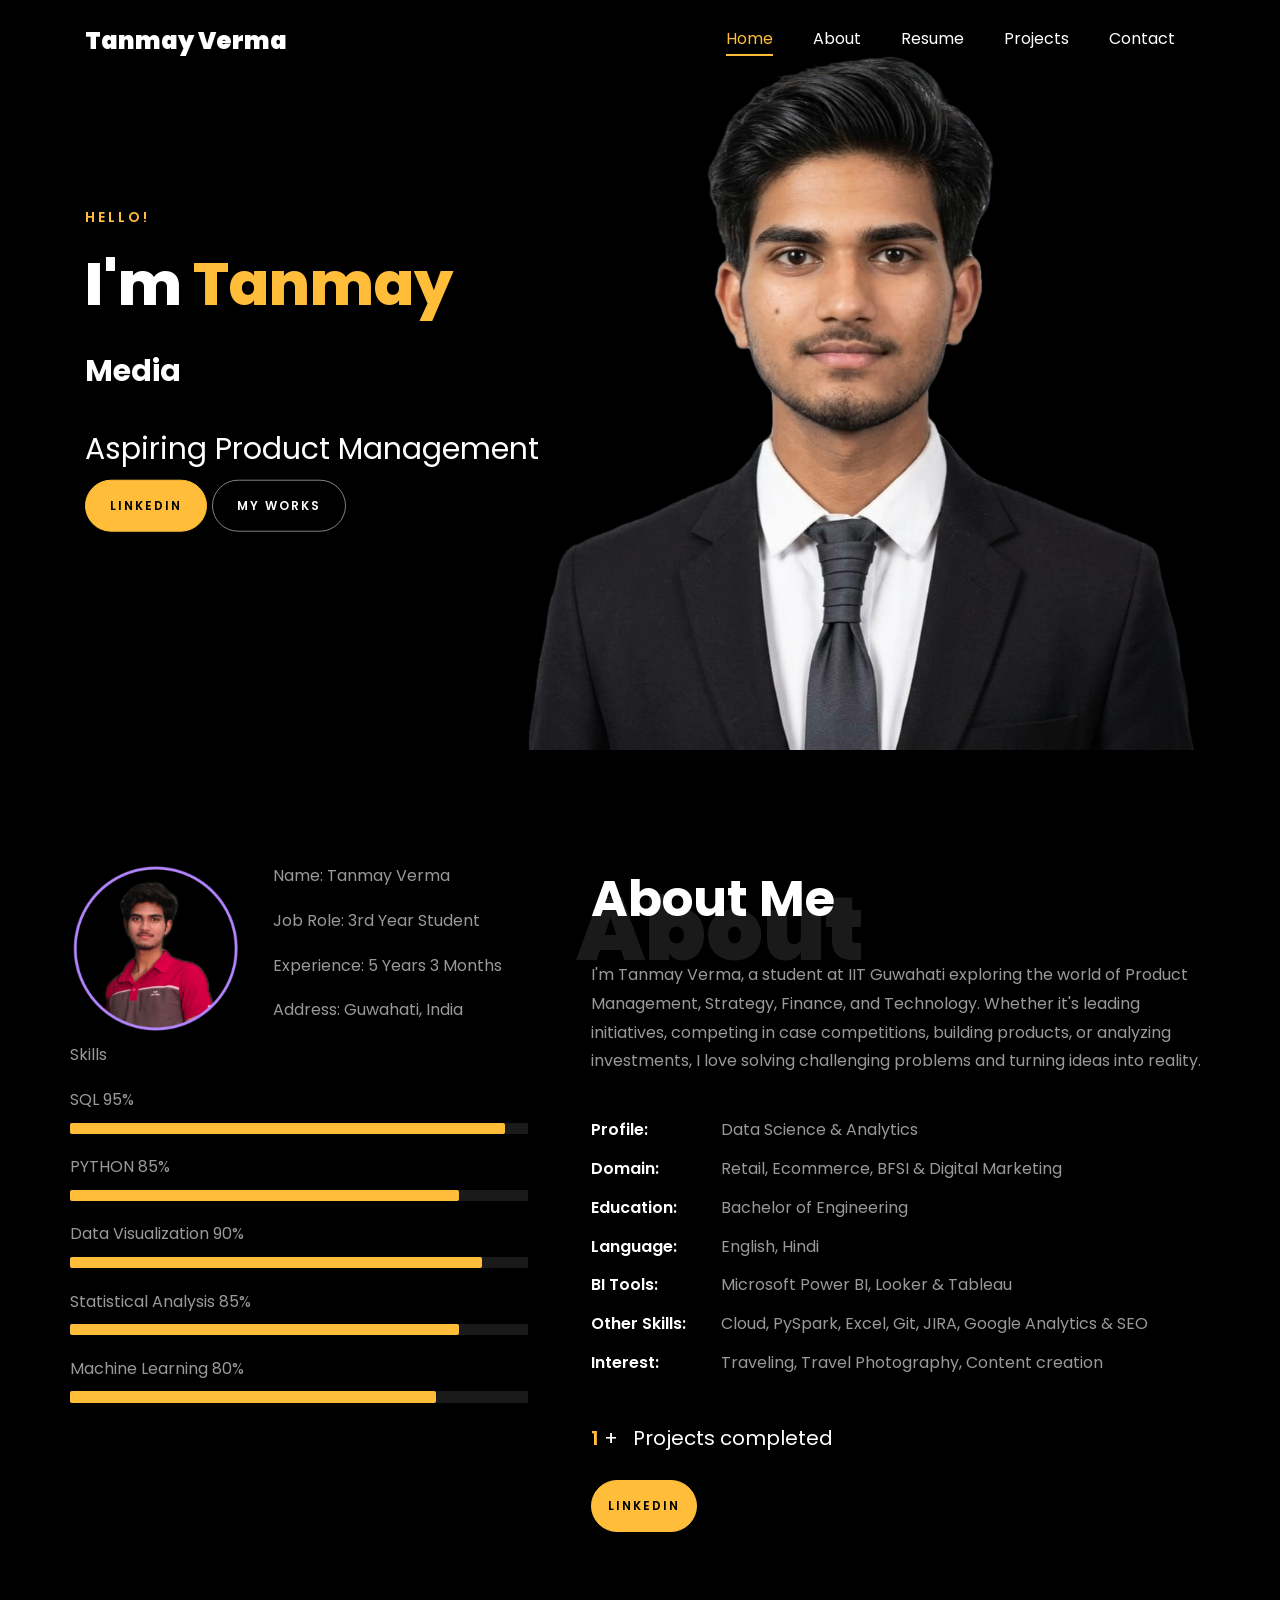
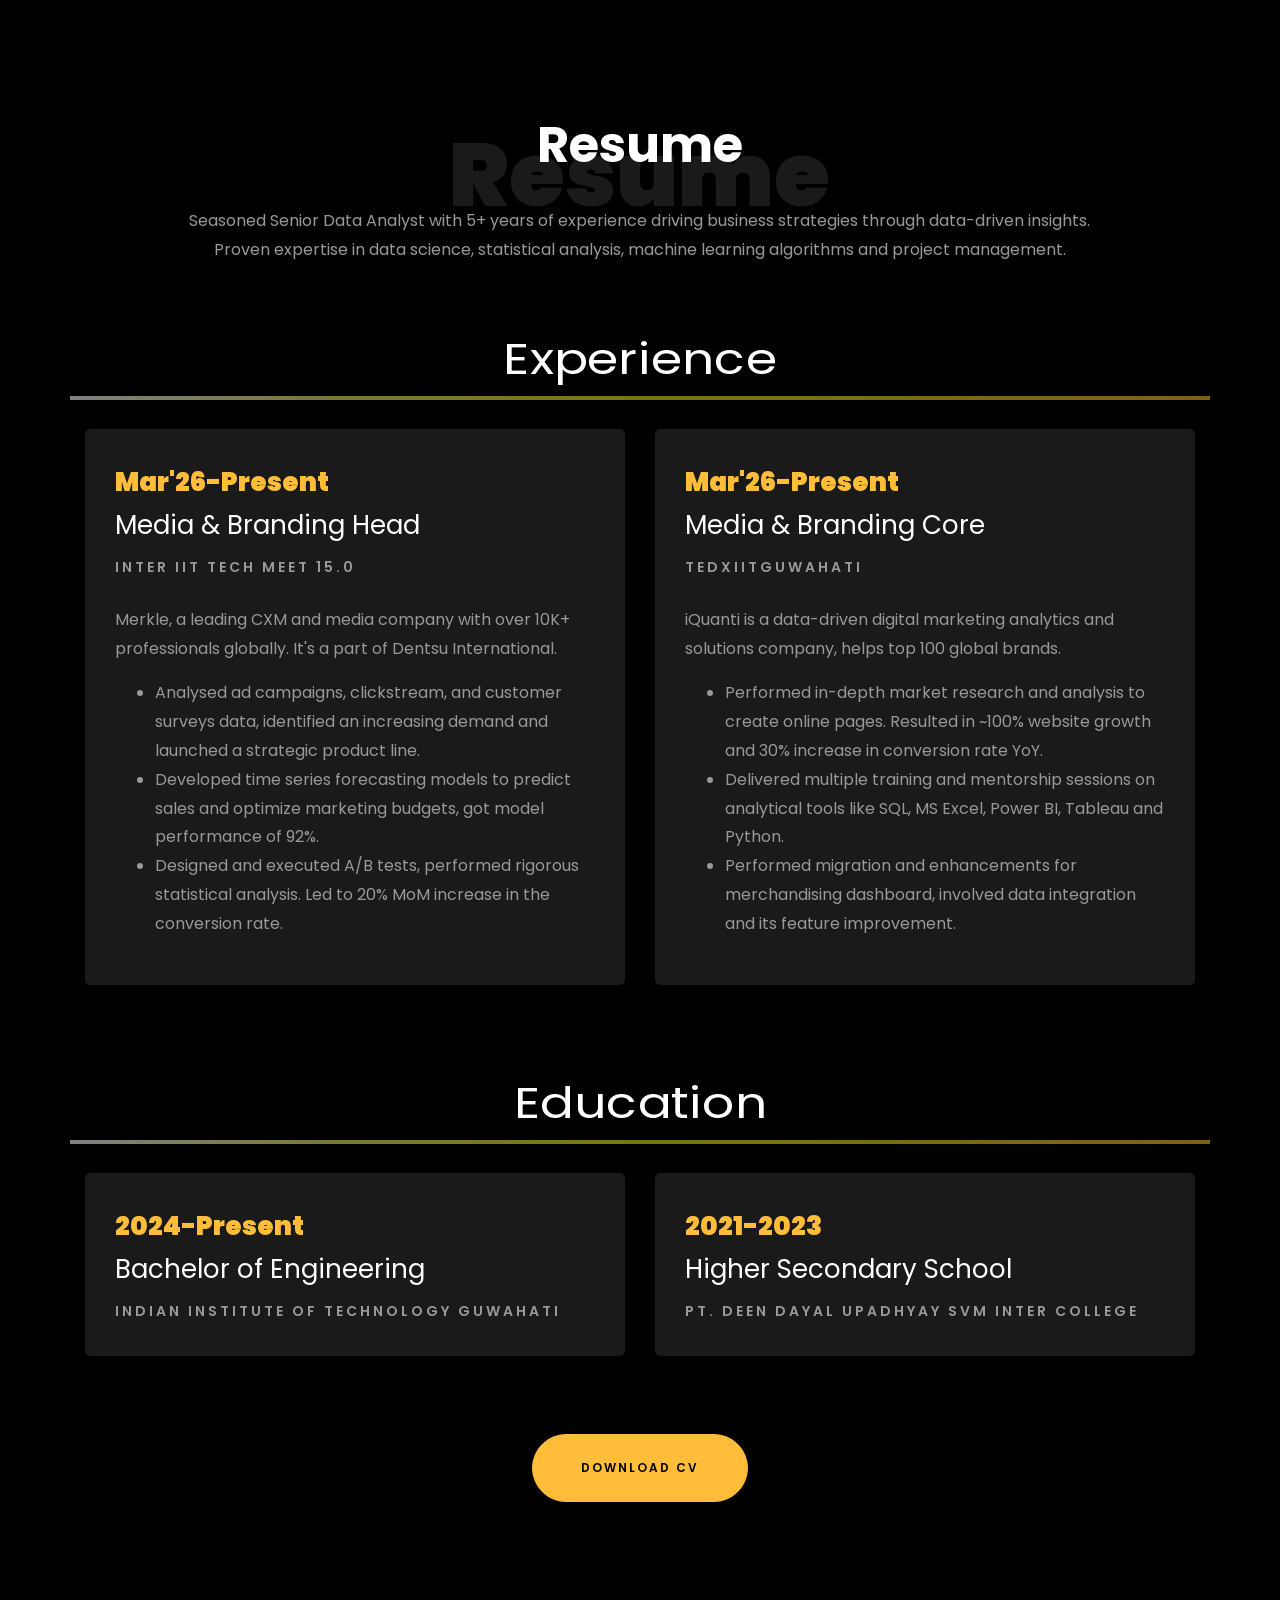
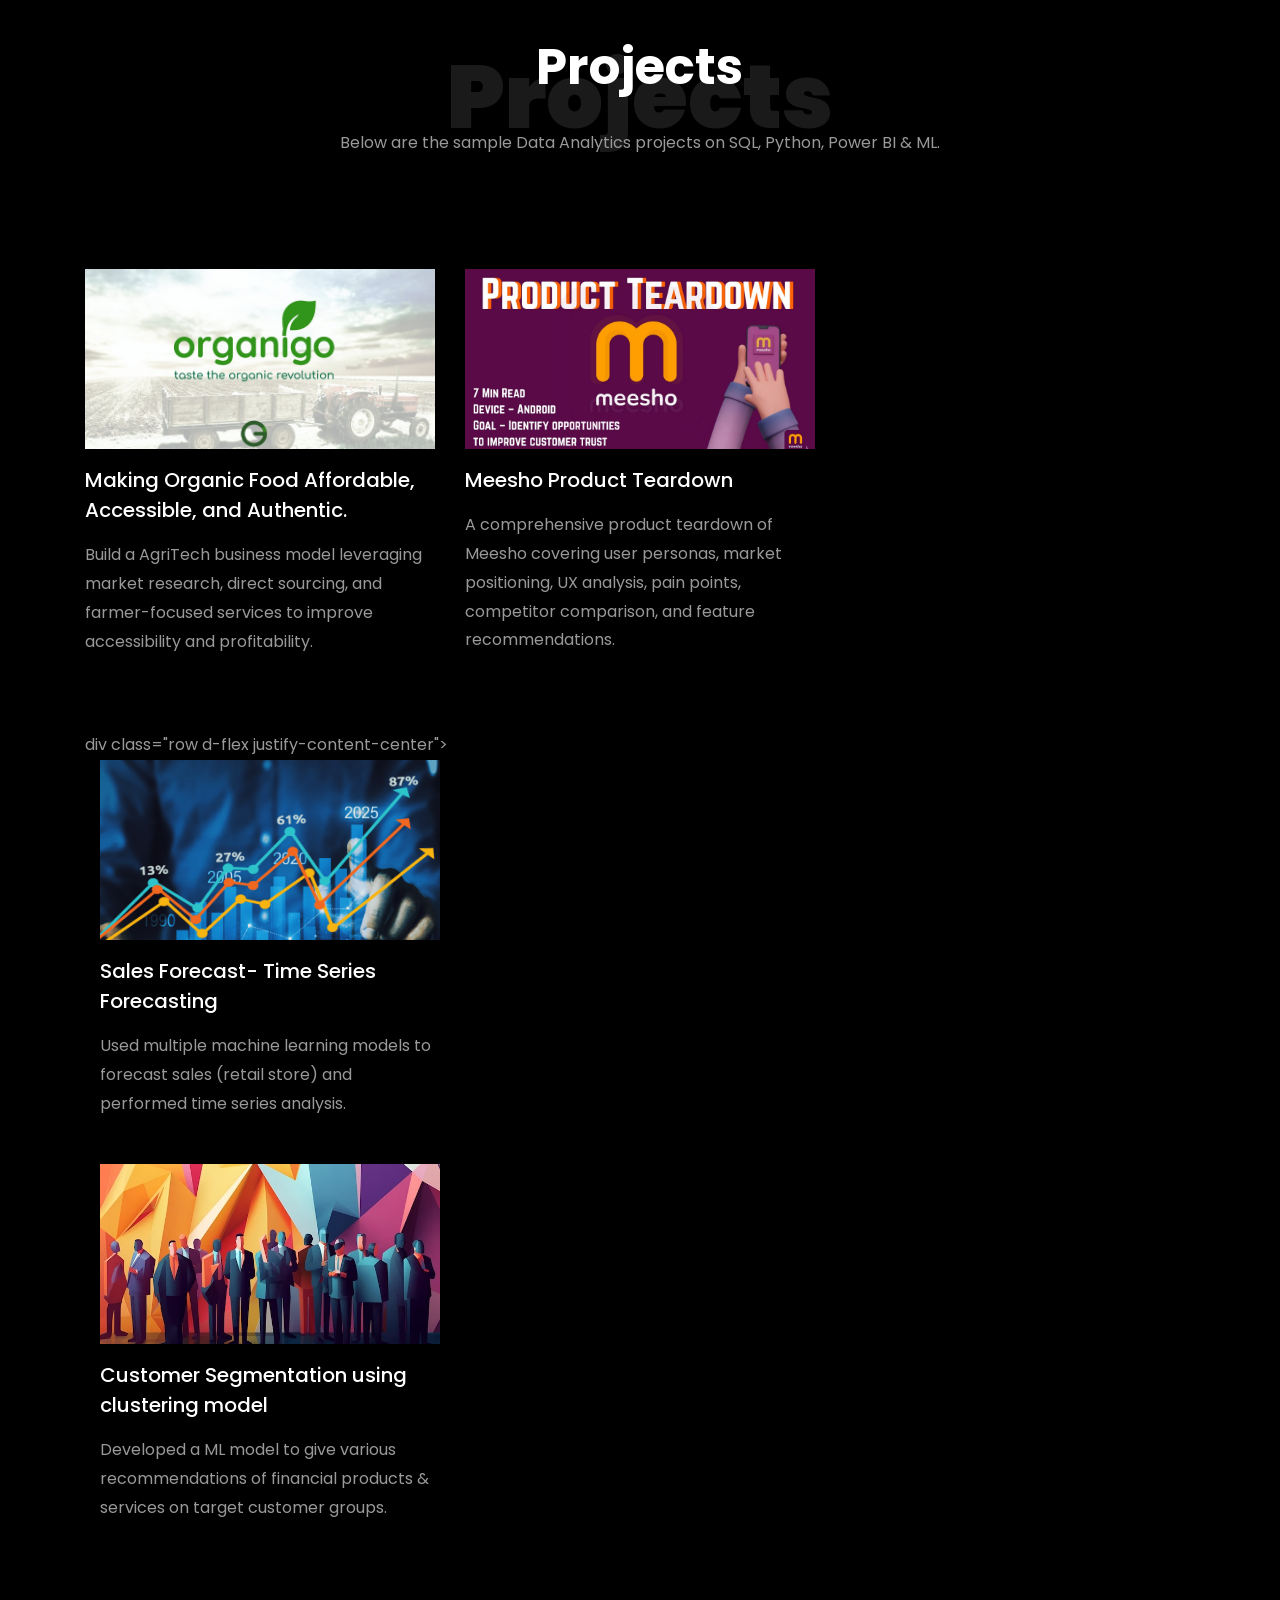
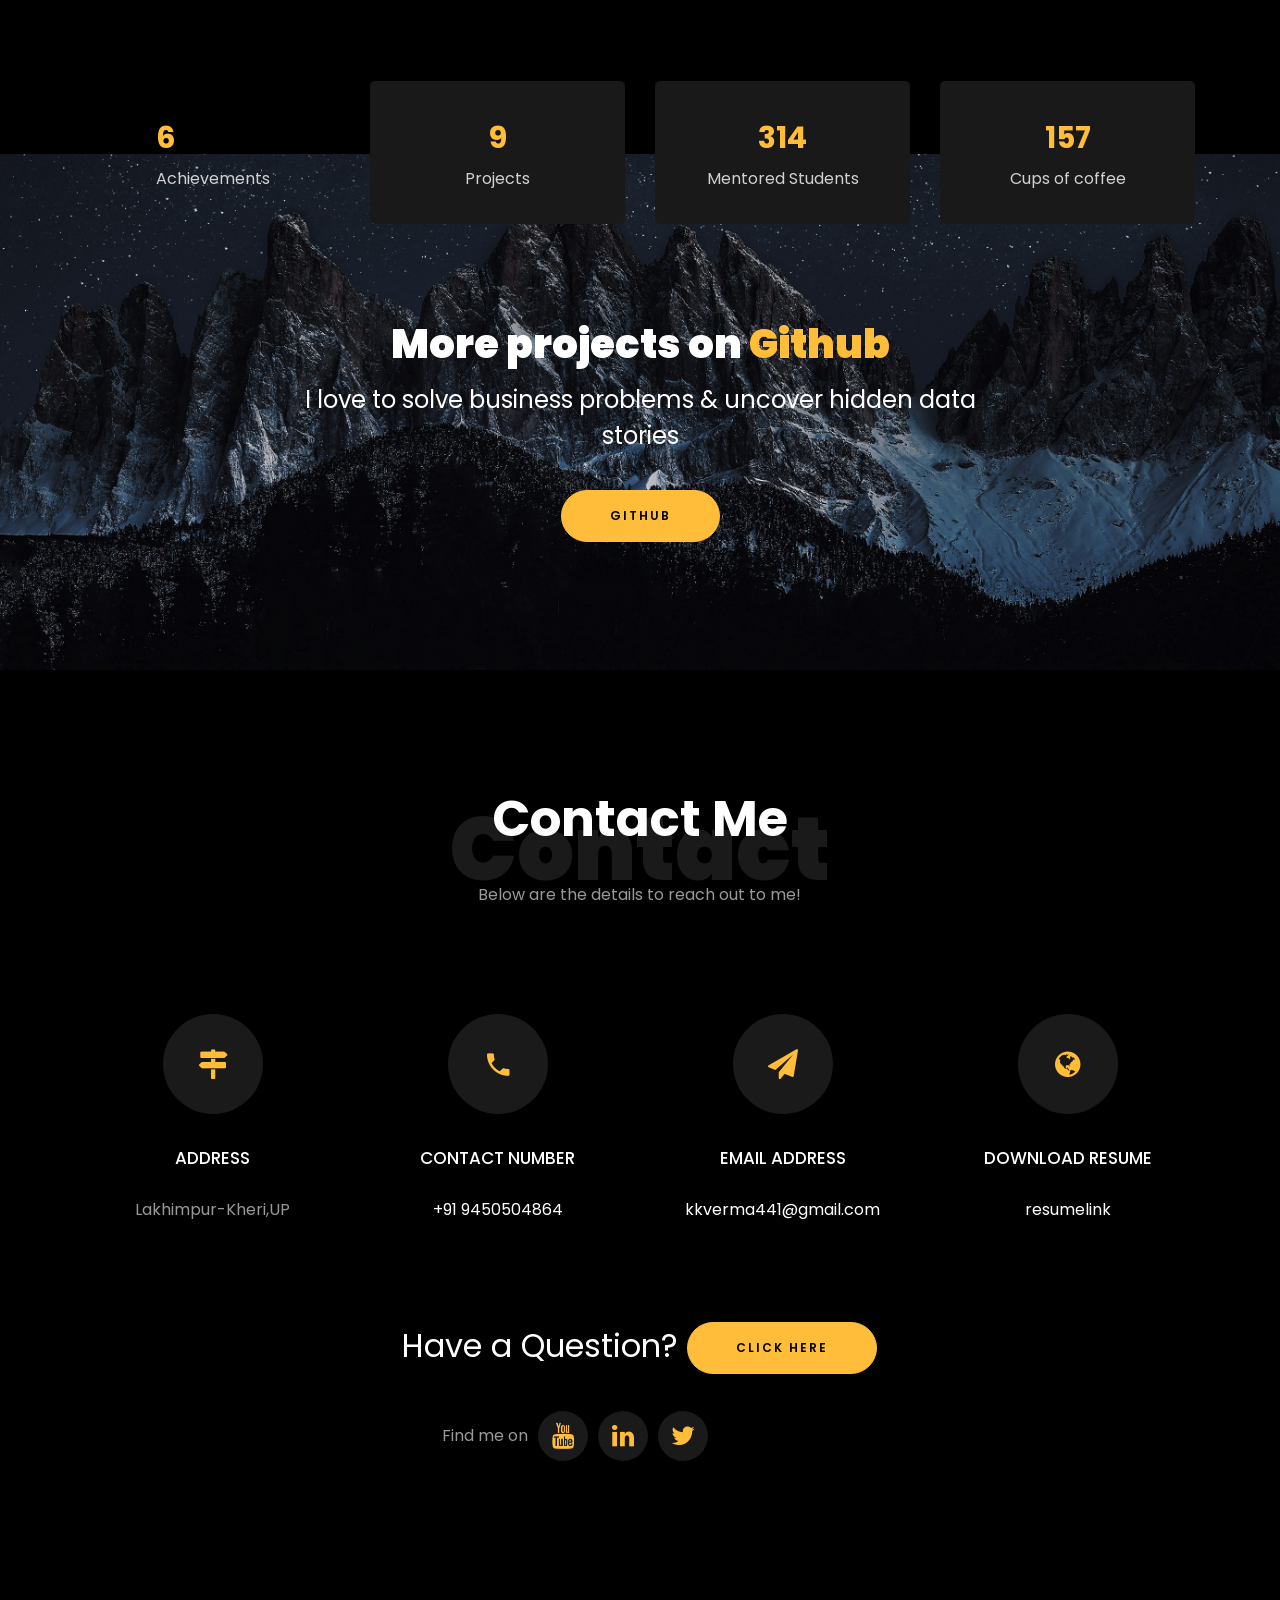
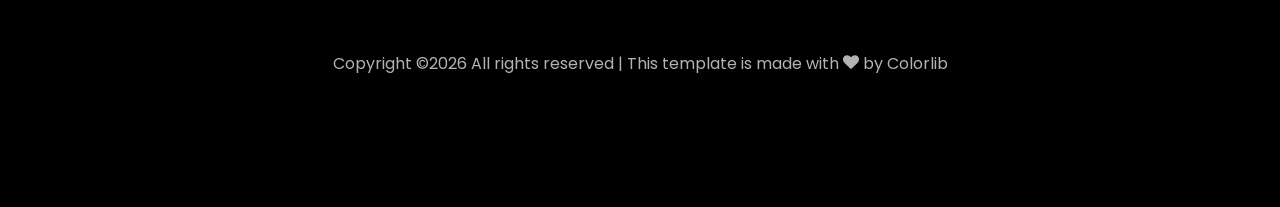
<file: t.html>
<!DOCTYPE html>
<html lang="en">
  <head>
    <title>Tanmay Verma Portfolio</title>
    <meta charset="utf-8">
    <meta name="viewport" content="width=device-width, initial-scale=1, shrink-to-fit=no">
    
    <link href="https://fonts.googleapis.com/css?family=Poppins:100,200,300,400,500,600,700,800,900" rel="stylesheet">

    <link rel="stylesheet" href="css/open-iconic-bootstrap.min.css">
    <link rel="stylesheet" href="css/animate.css">
    
    <link rel="stylesheet" href="css/owl.carousel.min.css">
    <link rel="stylesheet" href="css/owl.theme.default.min.css">
    <link rel="stylesheet" href="css/magnific-popup.css">

    <link rel="stylesheet" href="css/aos.css">

    <link rel="stylesheet" href="css/ionicons.min.css">
    
    <link rel="stylesheet" href="css/flaticon.css">
    <link rel="stylesheet" href="css/icomoon.css">
    <link rel="stylesheet" href="css/style.css">



<style>

/*======================================
//--//-->   ABOUT
======================================*/

.about-mf .box-shadow-full {
  padding-top: 4rem;
  padding-bottom: 4rem;
}

.about-mf .about-img {
  margin-bottom: 2rem;
}

.about-mf .about-img img {
  margin-left: 10px;
}


.skill-mf .progress {
  /* background-color: #cde1f8; */
  margin: .5rem 0 1.2rem 0;
  border-radius: 0;
  height: .7rem;
}

.skill-mf .progress .progress-bar {
  height: .7rem;
  background-color: #ffbd39;
}


/* Animation styles */
#typing-animation {
  position: relative;
  font-size: 30px;
  font-weight: bold;
  color: rgb(255, 255, 255);
  overflow: hidden;
  white-space: nowrap;
  animation: typing 3s steps(20, end) infinite;
}

#typing-animation:before {
  content: "";
  /* position: absolute; */
  top: 0;
  left: 0;
  width: 0;
  height: 100%;
  background-color: #ccc;
  animation: typing-cursor 0.5s ease-in-out infinite;
}

@keyframes typing {
  from {
    width: 0;
  }
  to {
    width: 100%;
  }
}

@keyframes typing-cursor {
  from {
    width: 5px;
  }
  to {
    width: 0;
  }
}


/* project image zoom effect */

.zoom-effect {
  overflow: hidden;
  transition: transform 0.3s ease-out;
}

.zoom-effect:hover {
  transform: scale(1.1);
}


</style>


  </head>
  <body data-spy="scroll" data-target=".site-navbar-target" data-offset="300">
	  
	  
    <nav class="navbar navbar-expand-lg navbar-dark ftco_navbar ftco-navbar-light site-navbar-target" id="ftco-navbar">
	    <div class="container">
	      <a class="navbar-brand" href="index.html">Tanmay Verma</a>
	      <button class="navbar-toggler js-fh5co-nav-toggle fh5co-nav-toggle" type="button" data-toggle="collapse" data-target="#ftco-nav" aria-controls="ftco-nav" aria-expanded="false" aria-label="Toggle navigation">
	        <span class="oi oi-menu"></span> Menu
	      </button>

	      <div class="collapse navbar-collapse" id="ftco-nav">
	        <ul class="navbar-nav nav ml-auto">
	          <li class="nav-item"><a href="#home-section" class="nav-link"><span>Home</span></a></li>
	          <li class="nav-item"><a href="#about-section" class="nav-link"><span>About</span></a></li>
	          <li class="nav-item"><a href="#resume-section" class="nav-link"><span>Resume</span></a></li>
	          <li class="nav-item"><a href="#project-section" class="nav-link"><span>Projects</span></a></li>
	          <li class="nav-item"><a href="#contact-section" class="nav-link"><span>Contact</span></a></li>
	        </ul>
	      </div>
	    </div>
	  </nav>
	  <section id="home-section" class="hero">
		  <div class="home-slider  owl-carousel">
	       <div class="slider-item ">
	      	<div class="overlay"></div>
	         <div class="container">
	          <div class="row d-md-flex no-gutters slider-text align-items-end justify-content-end" data-scrollax-parent="true">
	          	<div class="one-third js-fullheight order-md-last img" style="background-image:url(images/bg_1.png);">
	          	 <div class="overlay"></div>
	          	</div>
		          <div class="one-forth d-flex  align-items-center ftco-animate" data-scrollax=" properties: { translateY: '70%' }">
		          	<div class="text">
		          		<span class="subheading">Hello!</span>
			            <h1 class="mb-4 mt-3">I'm <span>Tanmay</span></h1>

						<!-- Element to contain animated typing -->
						<span id="typing-animation"></span>

						<script>

						// Initialize the typing animation
						const typingAnimationElement = document.getElementById('typing-animation');

						// Create an array of typing text
						const typingTexts = [
						'Product  ',
						'Media  ',
						'Branding  ',
						'Creative  ',

						];

						// Create a function to display the typing animation for a given text
						function playTypingAnimation(text) {
						// Loop through each character and add it to the element
						for (let i = 0; i < text.length; i++) {
							setTimeout(() => {
							typingAnimationElement.textContent += text[i];
							}, i * 200); // Increase the delay to slow down the typing animation
						}

						// Once the animation is complete, reset the text and start over
						setTimeout(() => {
							typingAnimationElement.textContent = '';
							playTypingAnimation(typingTexts[(typingTexts.indexOf(text) + 1) % typingTexts.length]);
						}, text.length * 200);
						}

						// Start the typing animation loop
						playTypingAnimation(typingTexts[0]);

						</script>

						<br>
						<br>
			            <h2>Aspiring Product Management</h2>
						<!-- <h2 class="d-flex" style="margin-bottom: 0">With over 5 years of experience</h2> -->
						<!-- <br> -->
			            <p><a href="https://www.linkedin.com/in/tanmay-verma-374876382/" class="btn btn-primary py-3 px-4">LinkedIn</a> 
							<a href="https://github.com/yamnatt" class="btn btn-white btn-outline-white py-3 px-4">My works</a></p>
		            </div>
		          </div>
	        	</div>
	        </div>
	      </div>
		</div>
    </section>



    <section class="ftco-about img ftco-section ftco-no-pb" id="about-section">
    	<div class="container">
			<div class="row">
				<div class="row d-flex align-items-stretch">
				<!-- <div class="row d-flex"> -->
					<div class="col-md-6 col-lg-5 d-flex">
						<div class="img-about img d-flex align-items-stretch">
							<div class="overlay">
								<div class="row">
									<div class="col-sm-6 col-md-5">
									  <div class="about-img">
										<img src="images/about-me.png" class="img-fluid rounded b-shadow-a" alt="">
									  </div>
									</div>
									<!-- Details next to profile image -->
									<div class="col-sm-6 col-md-7">
									  <div class="about-info">
										<p><span class="title-s">Name: </span> <span>Tanmay Verma</span></p>
										<p><span class="title-s">Job Role: </span> <span>3rd Year Student

										</span></p>
										<p><span class="title-s">Experience: </span> <span>5 Years 3 Months</span></p>
										<p><span class="title-s">Address: </span> <span>Guwahati, India</span></p>
									  </div>
									</div>
								  </div>

								<div class="skill-mf">
									<p class="title-s">Skills</p>
									<span>SQL</span> <span class="pull-right">95%</span>
									<div class="progress">
										<div class="progress-bar" role="progressbar" style="width: 95%;" aria-valuenow="95" aria-valuemin="0"
											aria-valuemax="100"></div>
									</div>
									
									<span>PYTHON</span> <span class="pull-right">85%</span>
									<div class="progress">
										<div class="progress-bar" role="progressbar" style="width: 85%" aria-valuenow="85" aria-valuemin="0"
											aria-valuemax="100"></div>
									</div>
									
									<span>Data Visualization</span> <span class="pull-right">90%</span>
									<div class="progress">
										<div class="progress-bar" role="progressbar" style="width: 90%" aria-valuenow="90" aria-valuemin="0"
											aria-valuemax="100"></div>
									</div>
									
									<span>Statistical Analysis</span> <span class="pull-right">85%</span>
									<div class="progress">
										<div class="progress-bar" role="progressbar" style="width: 85%" aria-valuenow="85" aria-valuemin="0"
											aria-valuemax="100"></div>
									</div>
									
									<span>Machine Learning</span> <span class="pull-right">80%</span>
									<div class="progress">
										<div class="progress-bar" role="progressbar" style="width: 80%" aria-valuenow="80" aria-valuemin="0"
											aria-valuemax="100"></div>
									</div>
								</div>
							</div>
						</div>
					</div>
					
					<div class="col-md-6 col-lg-7 pl-lg-5 pb-5">
						<div class="row justify-content-start pb-3">
							<div class="col-md-12 heading-section ftco-animate">
								
								<h1 class="big">About</h1>
								<h2 class="mb-4">About Me</h2>
								
								<p>I'm Tanmay Verma, a student at IIT Guwahati exploring the world of Product Management, Strategy, Finance, and Technology. Whether it's leading initiatives, competing in case competitions, building products, or analyzing investments, I love solving challenging problems and turning ideas into reality.</p>
								<ul class="about-info mt-4 px-md-0 px-2">
									<li class="d-flex"><span>Profile:</span> <span>Data Science &amp; Analytics</span></li>
									<li class="d-flex"><span>Domain:</span> <span>Retail, Ecommerce, BFSI &amp; Digital Marketing</span></li>
									<li class="d-flex"><span>Education:</span> <span>Bachelor of Engineering</span></li>
									<li class="d-flex"><span>Language:</span> <span>English, Hindi</span></li>
									<li class="d-flex"><span>BI Tools:</span> <span>Microsoft Power BI, Looker &amp; Tableau</span></li>
									<li class="d-flex"><span>Other Skills:</span> <span>Cloud, PySpark, Excel, Git, JIRA, Google Analytics &amp; SEO</span></li>
									<li class="d-flex"><span>Interest:</span> <span>Traveling, Travel Photography, Content creation</span></li>
									
								</ul>
							</div>
						</div>


						<div class="counter-wrap ftco-animate d-flex mt-md-3">
							<div class="text">
								<p class="mb-4">
									<span class="number" data-number="5">0</span> <span>+</span>
									<span>&nbsp; Projects completed</span>
								</p>
								<p><a href="https://www.linkedin.com/in/tanmay-verma-374876382/" class="btn btn-primary py-3 px-3">LinkedIn</a></p>
							</div>
						</div>
					</div>
				</div>
			</div>
		</div>
    </section>



	
    <section class="ftco-section ftco-no-pb" id="resume-section">
    	<div class="container">
    		<div class="row justify-content-center pb-5">
          <div class="col-md-10 heading-section text-center ftco-animate">
          	<h1 class="big big-2">Resume</h1>
            <h2 class="mb-4">Resume</h2>
            <p>Seasoned Senior Data Analyst with 5+ years of experience driving business strategies through data-driven insights. Proven expertise in data science, statistical analysis, machine learning algorithms and project management.</p>
          </div>
        </div>

		<div class="row">
			<h1 class="big-4">Experience</h1>
			<div class="underline"></div>
		</div>
		<br>
		
		<div class="row">
				<div class="col-md-6">
					<div class="resume-wrap ftco-animate">
						<span class="date">Mar'26-Present</span>
						<h2>Media & Branding Head</h2>
						<span class="position">INTER IIT Tech Meet 15.0</span>
						<p class="mt-4">Merkle, a leading CXM and media company with over 10K+ professionals globally. It's a part of Dentsu International. 
							<ul>
								<li>Analysed ad campaigns, clickstream, and customer surveys data, identified an increasing demand and launched a strategic product line.</li>
								<li>Developed time series forecasting models to predict sales and optimize marketing budgets, got model performance of 92%.</li>
								<li>Designed and executed A/B tests, performed rigorous statistical analysis. Led to 20% MoM increase in the conversion rate.</li>
							</ul>
						</p>
					</div>

				</div>

				<div class="col-md-6">
					<div class="resume-wrap ftco-animate">
						<span class="date">Mar'26-Present</span>
						<h2>Media & Branding Core</h2>
						<span class="position">TEDxIITGuwahati</span>
						<p class="mt-4">iQuanti is a data-driven digital marketing analytics and solutions company, helps top 100 global brands. 
							<ul>
								<li>Performed in-depth market research and analysis to create online pages. Resulted in ~100% website growth and 30% increase in conversion rate YoY.</li>
								<li>Delivered multiple training and mentorship sessions on analytical tools like SQL, MS Excel, Power BI, Tableau and Python.</li>
								<li>Performed migration and enhancements for merchandising dashboard, involved data integration and its feature improvement.</li>
							</ul>
						</p>
					</div>

				</div>
			</div>

		<br>
		<br>

		<div class="row">
			<h1 class="big-4">Education</h1>
			<div class="underline"></div>
		</div>
		<br>
		
			<div class="row">
    			<div class="col-md-6">
    				<div class="resume-wrap ftco-animate">
    					<span class="date">2024-Present</span>
    					<h2>Bachelor of Engineering</h2>
    					<span class="position">Indian Institute of Technology Guwahati</span>
    	
    				</div>
    			</div>

    			<div class="col-md-6">
    				<div class="resume-wrap ftco-animate">
    					<span class="date">2021-2023</span>
    					<h2>Higher Secondary School</h2>
    					<span class="position">Pt. Deen Dayal Upadhyay SVM Inter College</span>
    				</div>
				</div>
    		</div>

			

    		<div class="row justify-content-center mt-5">
    			<div class="col-md-6 text-center ftco-animate">
    				<p>
    <a href="pdf/Tanmay_(3).pdf"
       class="btn btn-primary py-4 px-5"
       target="_blank">
       Download CV
    </a>
</p>
    			</div>
    		</div>
    	</div>
    </section>

   

    <section class="ftco-section" id="project-section">
      <div class="container">
        <div class="row justify-content-center mb-5 pb-5">
          <div class="col-md-7 heading-section text-center ftco-animate">
            <h1 class="big big-2">Projects</h1>
            <h2 class="mb-4">Projects</h2>
            <p>Below are the sample Data Analytics projects on SQL, Python, Power BI & ML.</p>
          </div>
        </div>
        <div class="row d-flex">
          <div class="col-md-4 d-flex ftco-animate">
          	<div class="blog-entry justify-content-end">
              <a href="https://github.com/yamnatt/OrgainiGO" class="block-20 zoom-effect" style="background-image: url('images/proj_1.jpg');">
              </a>
              <div class="text mt-3 float-right d-block">

                <h3 class="heading"><a href="https://github.com/yamnatt/OrgainiGO">Making Organic Food Affordable, Accessible, and Authentic.</a></h3>
                <p>Build a AgriTech business model leveraging market research, direct sourcing, and farmer-focused services to improve accessibility and profitability.</p>
              </div>
            </div>
          </div>    
          <div class="col-md-4 d-flex ftco-animate">
          	<div class="blog-entry">
             <a href="pdf/meesho.pdf"
		target="_blank"
		class="block-20 zoom-effect"
		style="background-image: url('images/meesho.jpg');">
		</a>
              <div class="text mt-3 float-right d-block">

                <h3 class="heading">Meesho Product Teardown</a></h3>
                A comprehensive product teardown of Meesho covering user personas,
market positioning, UX analysis, pain points, competitor comparison,
and feature recommendations.
</p>
              </div>
            </div>
          </div>
        </div>
	<br>
	
		<!-- added justify-content-center to center align the last two projects -->
		div class="row d-flex justify-content-center">  
			<div class="col-md-4 d-flex ftco-animate">
				<div class="blog-entry justify-content-end">
				<a href="https://github.com/rishabhnmishra/sales_forecasting/tree/main" class="block-20 zoom-effect" style="background-image: url('images/proj_4.jpg');">
				</a>
				<div class="text mt-3 float-right d-block">
  
				  <h3 class="heading"><a href="https://github.com/rishabhnmishra/sales_forecasting/tree/main">Sales Forecast- Time Series Forecasting</a></h3>
				  <p>Used multiple machine learning models to forecast sales (retail store) and performed time series analysis.</p>
				</div>
			  </div>
			</div>
			<div class="col-md-4 d-flex ftco-animate">
				<div class="blog-entry justify-content-end">
				<a href="https://github.com/rishabhnmishra/customer_segmentation/blob/main/Customer_Segmentation-final.ipynb" class="block-20 zoom-effect" style="background-image: url('images/proj_5.jpg');">
				</a>
				<div class="text mt-3 float-right d-block">
  
				  <h3 class="heading"><a href="https://github.com/rishabhnmishra/customer_segmentation/blob/main/Customer_Segmentation-final.ipynb">Customer Segmentation using clustering model</a></h3>
				  <p>Developed a ML model to give various recommendations of financial products &amp; services on target customer groups.</p>
				</div>
			  </div>
			</div>
		 </div>
	  </div>
    </section>

	<section class="ftco-section ftco-no-pt ftco-no-pb ftco-counter img" id="section-counter">
      <div class="container">
		<div class="row d-md-flex align-items-center">
          <div class="col-md d-flex justify-content-center counter-wrap ftco-animate">
            <div cla<ss="block-18">
              <div class="text">
                <strong class="number" data-number="20">0</strong>
                <span>Achievements</span>
              </div>
            </div>
          </div>
          <div class="col-md d-flex justify-content-center counter-wrap ftco-animate">
            <div class="block-18">
              <div class="text">
                <strong class="number" data-number="30">0</strong>
                <span>Projects</span>
              </div>
            </div>
          </div>
          <div class="col-md d-flex justify-content-center counter-wrap ftco-animate">
            <div class="block-18">
              <div class="text">
                <strong class="number" data-number="1000">0</strong>
                <span>Mentored Students</span>
              </div>
            </div>
          </div>
          <div class="col-md d-flex justify-content-center counter-wrap ftco-animate">
            <div class="block-18">
              <div class="text">
                <strong class="number" data-number="500">0</strong>
                <span>Cups of coffee</span>
              </div>
            </div>
          </div>
        </div>
      </div>
	
	  <div class="ftco-section ftco-hireme img margin-top" style="background-image: url(images/bg_1.jpg)">
			<!-- <div class="container"> -->
				<div class="row justify-content-center">
					<div class="col-md-7 ftco-animate text-center">
						<h2>More projects on<span> Github  </span> </h2>
						<div class="heading"> <h4> I love to solve business problems &amp; uncover hidden data stories </h4>
						<br>
						<p><a href="https://github.com/rishabhnmishra" class="btn btn-primary py-3 px-5">GitHub</a></p>
						</div>
					</div>
				</div>
			<!-- </div> -->
		</div>
	</section>



    <section class="ftco-section contact-section ftco-no-pb" id="contact-section">
      <div class="container">
      	<div class="row justify-content-center mb-5 pb-3">
          <div class="col-md-7 heading-section text-center ftco-animate">
            <h1 class="big big-2">Contact</h1>
            <h2 class="mb-4">Contact Me</h2>
            <p>Below are the details to reach out to me!</p>
          </div>
        </div>

        <div class="row d-flex contact-info mb-5">
          <div class="col-md-6 col-lg-3 d-flex ftco-animate">
          	<div class="align-self-stretch box p-4 text-center">
          		<div class="icon d-flex align-items-center justify-content-center">
          			<span class="icon-map-signs"></span>
          		</div>
          		<h3 class="mb-4">Address</h3>
	            <p>Lakhimpur-Kheri,UP</p>
	          </div>
          </div>
          <div class="col-md-6 col-lg-3 d-flex ftco-animate">
          	<div class="align-self-stretch box p-4 text-center">
          		<div class="icon d-flex align-items-center justify-content-center">
          			<span class="icon-phone2"></span>
          		</div>
          		<h3 class="mb-4">Contact Number</h3>
	            <p><a href="tel://0101010101">+91 9450504864</a></p>
	          </div>
          </div>
          <div class="col-md-6 col-lg-3 d-flex ftco-animate">
          	<div class="align-self-stretch box p-4 text-center">
          		<div class="icon d-flex align-items-center justify-content-center">
          			<span class="icon-paper-plane"></span>
          		</div>
          		<h3 class="mb-4">Email Address</h3>
	            <p><a href="mailto:kkverma441@gmail.com">kkverma441@gmail.com</a></p>
	          </div>
          </div>
          <div class="col-md-6 col-lg-3 d-flex ftco-animate">
          	<div class="align-self-stretch box p-4 text-center">
          		<div class="icon d-flex align-items-center justify-content-center">
          			<span class="icon-globe"></span>
          		</div>
          		<h3 class="mb-4">Download Resume</h3>
	            <p><a href="#">resumelink</a></p>
	          </div>
          </div>

		  <div class="container">
			<br>
			<br>
			<div class="row justify-content-center">
				<div class="col-md-7 ftco-animate text-center">
					<h2>Have a<span> Question?  </span> <a href="https://forms.gle/uLaTShUKXraAvHJ77" class="btn btn-primary py-3 px-5">Click Here</a> </h2>
				</div>
			</div>
				<br>
					<ul class="ftco-footer-social list-unstyled d-flex justify-content-center align-items-center mb-0">
					  <li class="ftco-animate normal-txt">Find me on  </li>
					  <li class="ftco-animate"><a href="https://www.youtube.com/@RishabhMishraOfficial"><span class="icon-youtube"></span></a></li>
					  <li class="ftco-animate"><a href="https://www.linkedin.com/in/tanmay-verma-374876382/"><span class="icon-linkedin"></span></a></li>  
					  <li class="ftco-animate"><a href="https://twitter.com/rishabhnmishra"><span class="icon-twitter"></span></a></li>
					  <li class="ftco-animate"><a href="https://facebook.com/yamnatt"><span class="icon-facebook"></span></a></li>
				      <li class="ftco-animate"><a href="https://www.instagram.com/yamnatt/"><span class="icon-instagram"></span></a></li>
					</ul>
				<br>
		   </div>
   </div>
 </section>


 
	
    <footer class="ftco-footer ftco-section">
		<div class="container">
		  <div class="row">
			<div class="col-md-12 text-center">
  
			  <p><!-- Link back to Colorlib can't be removed. Template is licensed under CC BY 3.0. -->
	Copyright &copy;<script>document.write(new Date().getFullYear());</script> All rights reserved | This template is made with <i class="icon-heart color-danger" aria-hidden="true"></i> by <a href="https://colorlib.com" target="_blank">Colorlib</a>
	<!-- Link back to Colorlib can't be removed. Template is licensed under CC BY 3.0. --></p>
			</div>
		  </div>
		</div>
	  </footer>


  <!-- loader -->
  <div id="ftco-loader" class="show fullscreen"><svg class="circular" width="48px" height="48px"><circle class="path-bg" cx="24" cy="24" r="22" fill="none" stroke-width="4" stroke="#eeeeee"/><circle class="path" cx="24" cy="24" r="22" fill="none" stroke-width="4" stroke-miterlimit="10" stroke="#F96D00"/></svg></div>


  <script src="js/jquery.min.js"></script>
  <script src="js/jquery-migrate-3.0.1.min.js"></script>
  <script src="js/popper.min.js"></script>
  <script src="js/bootstrap.min.js"></script>
  <script src="js/jquery.easing.1.3.js"></script>
  <script src="js/jquery.waypoints.min.js"></script>
  <script src="js/jquery.stellar.min.js"></script>
  <script src="js/owl.carousel.min.js"></script>
  <script src="js/jquery.magnific-popup.min.js"></script>
  <script src="js/aos.js"></script>
  <script src="js/jquery.animateNumber.min.js"></script>
  <script src="js/scrollax.min.js"></script>
  
  <script src="js/main.js"></script>
    
  </body>
</html>
</file>
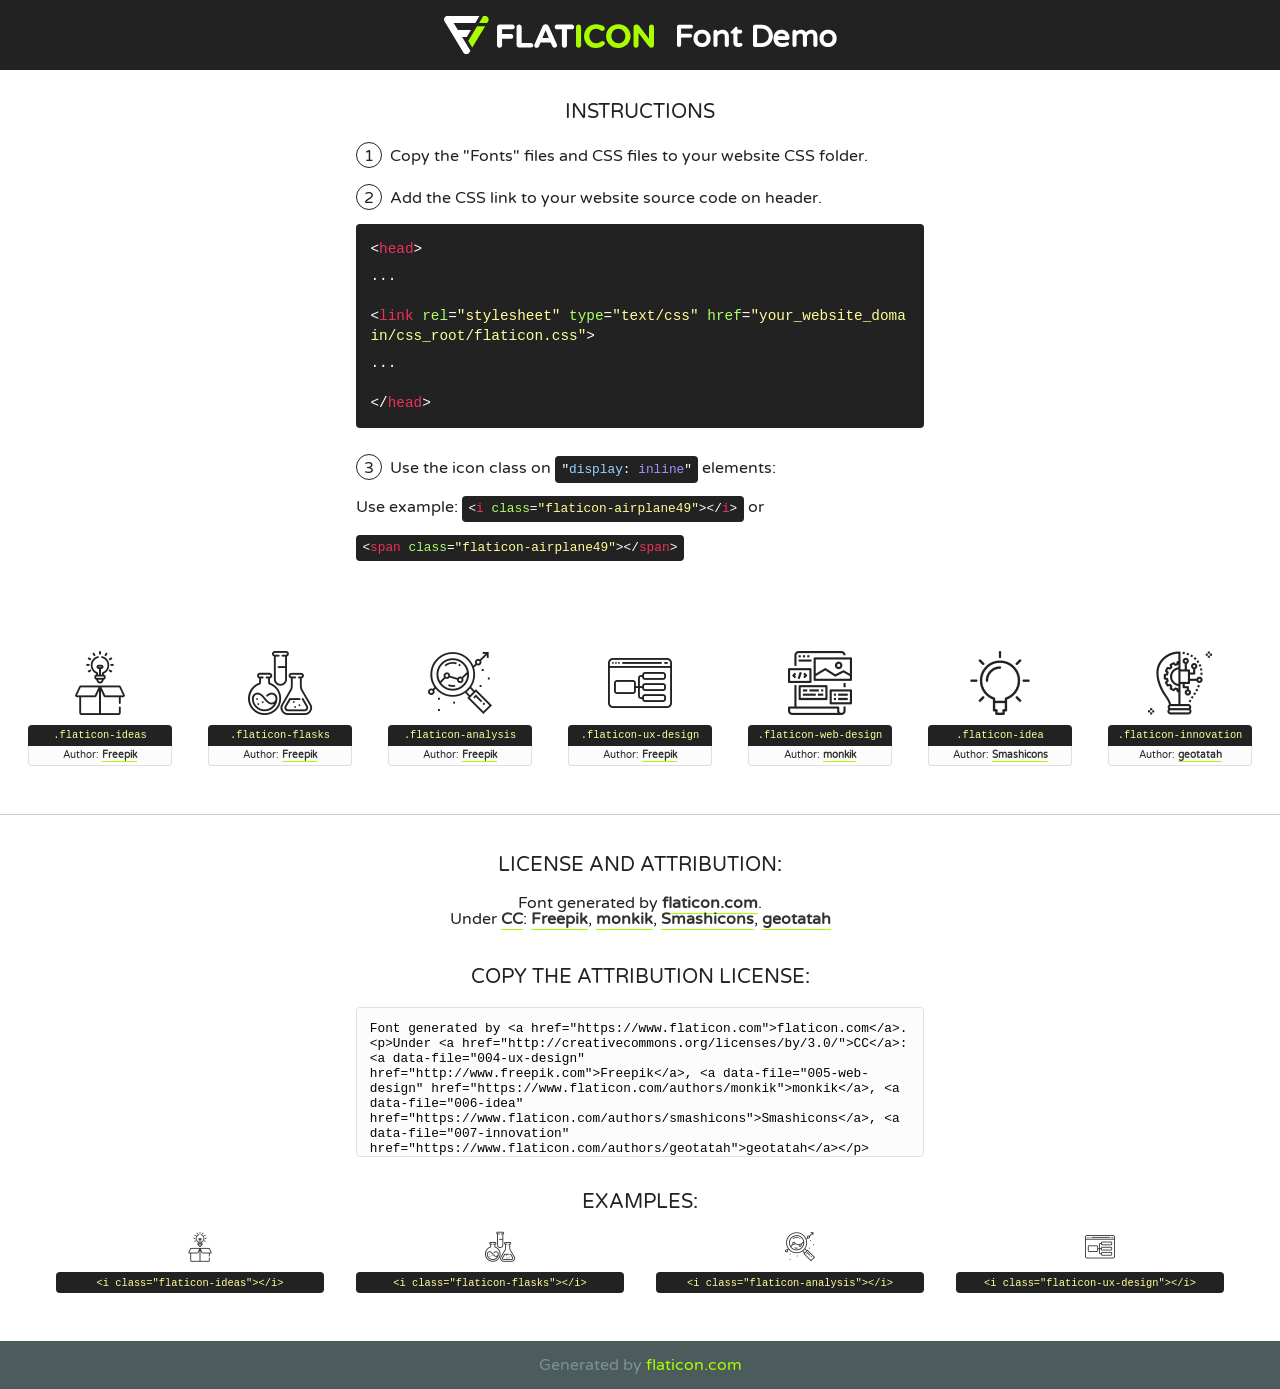
<file: fonts/flaticon/font/flaticon.html>
<!DOCTYPE html>
<!--
  Flaticon icon font: Flaticon
  Creation date: 20/03/2019 02:18
-->
<html>
<!DOCTYPE html>
<html>

<head>
    <title>Flaticon WebFont</title>
    <link href="http://fonts.googleapis.com/css?family=Varela+Round" rel="stylesheet" type="text/css" />
    <link rel="stylesheet" type="text/css" href="flaticon.css">
    <meta charset="UTF-8">
    <style>
    html, body, div, span, applet, object, iframe,
    h1, h2, h3, h4, h5, h6, p, blockquote, pre,
    a, abbr, acronym, address, big, cite, code,
    del, dfn, em, img, ins, kbd, q, s, samp,
    small, strike, strong, sub, sup, tt, var,
    b, u, i, center,
    dl, dt, dd, ol, ul, li,
    fieldset, form, label, legend,
    table, caption, tbody, tfoot, thead, tr, th, td,
    article, aside, canvas, details, embed, 
    figure, figcaption, footer, header, hgroup, 
    menu, nav, output, ruby, section, summary,
    time, mark, audio, video {
        margin: 0;
        padding: 0;
        border: 0;
        font-size: 100%;
        font: inherit;
        vertical-align: baseline;
    }
    /* HTML5 display-role reset for older browsers */
    article, aside, details, figcaption, figure, 
    footer, header, hgroup, menu, nav, section {
        display: block;
    }
    body {
        line-height: 1;
    }
    ol, ul {
        list-style: none;
    }
    blockquote, q {
        quotes: none;
    }
    blockquote:before, blockquote:after,
    q:before, q:after {
        content: '';
        content: none;
    }
    table {
        border-collapse: collapse;
        border-spacing: 0;
    }
    body {
        font-family: 'Varela Round', Helvetica, Arial, sans-serif;
        font-size: 16px;
        color: #222;
    }
    a {
        color: #333;
        border-bottom: 1px solid #a9fd00;
        font-weight: bold;
        text-decoration: none;
    }
    * {
        -moz-box-sizing: border-box;
        -webkit-box-sizing: border-box;
        box-sizing: border-box;
        margin: 0;
        padding: 0;
    }
    [class^="flaticon-"]:before, [class*=" flaticon-"]:before, [class^="flaticon-"]:after, [class*=" flaticon-"]:after {
        font-family: Flaticon;
        font-size: 30px;
        font-style: normal;
        margin-left: 20px;
        color: #333;
    }
    .wrapper {
        max-width: 600px;
        margin: auto;
        padding: 0 1em;
    }
    .title {
        font-size: 1.25em;
        text-align: center;
        margin-bottom: 1em;
        text-transform: uppercase;
    }
    header {
        text-align: center;
        background-color: #222;
        color: #fff;
        padding: 1em;
    }
    header .logo {
        width: 210px;
        height: 38px;
        display: inline-block;
        vertical-align: middle;
        margin-right: 1em;
        border: none;
    }
    header strong {
        font-size: 1.95em;
        font-weight: bold;
        vertical-align: middle;
        margin-top: 5px;
        display: inline-block;
    }
    .demo {
        margin: 2em auto;
        line-height: 1.25em;
    }
    .demo ul li {
        margin-bottom: 1em;
    }
    .demo ul li .num {
        color: #222;
        border-radius: 20px;
        display: inline-block;
        width: 26px;
        padding: 3px;
        height: 26px;
        text-align: center;
        margin-right: 0.5em;
        border: 1px solid #222;
    }
    .demo ul li code {
        background-color: #222;
        border-radius: 4px;
        padding: 0.25em 0.5em;
        display: inline-block;
        color: #fff;
        font-family: Consolas,Monaco,Lucida Console,Liberation Mono,DejaVu Sans Mono,Bitstream Vera Sans Mono,Courier New, monospace;
        font-weight: lighter;
        margin-top: 1em;
        font-size: 0.8em;
        word-break: break-all;
    }
    .demo ul li code.big {
        padding: 1em;
        font-size: 0.9em;
    }
    .demo ul li code .red {
        color: #EF3159;
    }
    .demo ul li code .green {
        color: #ACFF65;
    }
    .demo ul li code .yellow {
        color: #FFFF99;
    }
    .demo ul li code .blue {
        color: #99D3FF;
    }
    .demo ul li code .purple {
        color: #A295FF;
    }
    .demo ul li code .dots {
        margin-top: 0.5em;
        display: block;
    }
    #glyphs {
        border-bottom: 1px solid #ccc;
        padding: 2em 0;
        text-align: center;
    }
    .glyph {
        display: inline-block;
        width: 9em;
        margin: 1em;
        text-align: center;
        vertical-align: top;
        background: #FFF;
    }
    .glyph .glyph-icon {
        padding: 10px;
        display: block;
        font-family:"Flaticon";
        font-size: 64px;
        line-height: 1;
    }
    .glyph .glyph-icon:before {
        font-size: 64px;
        color: #222;
        margin-left: 0;
    }
    .class-name {
        font-size: 0.65em;
        background-color: #222;
        color: #fff;
        border-radius: 4px 4px 0 0;
        padding: 0.5em;
        color: #FFFF99;
        font-family: Consolas,Monaco,Lucida Console,Liberation Mono,DejaVu Sans Mono,Bitstream Vera Sans Mono,Courier New, monospace;
    }
    .author-name {
        font-size: 0.6em;
        background-color: #fcfcfd;
        border: 1px solid #DEDEE4;
        border-top: 0;
        border-radius: 0 0 4px 4px;
        padding: 0.5em;
    }
    .class-name:last-child {
        font-size: 10px;
        color:#888;
    }
    .class-name:last-child a {
        font-size: 10px;
        color:#555;
    }
    .class-name:last-child a:hover {
        color:#a9fd00;
    }
    .glyph > input {
        display: block;
        width: 100px;
        margin: 5px auto;
        text-align: center;
        font-size: 12px;
        cursor: text;
    }
    .glyph > input.icon-input {
        font-family:"Flaticon";
        font-size: 16px;
        margin-bottom: 10px;
    }
    .attribution .title {
        margin-top: 2em;
    }
    .attribution textarea {
        background-color: #fcfcfd;
        padding: 1em;
        border: none;
        box-shadow: none;
        border: 1px solid #DEDEE4;
        border-radius: 4px;
        resize: none;
        width: 100%;
        height: 150px;
        font-size: 0.8em;
        font-family: Consolas,Monaco,Lucida Console,Liberation Mono,DejaVu Sans Mono,Bitstream Vera Sans Mono,Courier New, monospace;
        -webkit-appearance: none;
    }
    .iconsuse {
        margin: 2em auto;
        text-align: center;
        max-width: 1200px;
    }
    .iconsuse:after {
        content: '';
        display: table;
        clear: both;
    }
    .iconsuse .image {
        float: left;
        width: 25%;
        padding: 0 1em;
    }
    .iconsuse .image p {
        margin-bottom: 1em;
    }
    .iconsuse .image span {
        display: block;
        font-size: 0.65em;
        background-color: #222;
        color: #fff;
        border-radius: 4px;
        padding: 0.5em;
        color: #FFFF99;
        margin-top: 1em;
        font-family: Consolas,Monaco,Lucida Console,Liberation Mono,DejaVu Sans Mono,Bitstream Vera Sans Mono,Courier New, monospace;
    }
    #footer {
        text-align: center;
        background-color: #4C5B5C;
        color: #7c9192;
        padding: 1em;
    }
    #footer a {
        border: none;
        color: #a9fd00;
        font-weight: normal;
    }
    @media (max-width: 960px) {
        .iconsuse .image {
            width: 50%;
        }
    }
    @media (max-width: 560px) {
        .iconsuse .image {
            width: 100%;
        }
    }
    </style>
</head>

<body class="characters-off">

    <header>
        <a href="https://www.flaticon.com" target="_blank" class="logo">
            <svg version="1.1" xmlns="http://www.w3.org/2000/svg" xmlns:xlink="http://www.w3.org/1999/xlink" xmlns:a="http://ns.adobe.com/AdobeSVGViewerExtensions/3.0/" viewBox="0 0 560.875 102.036" enable-background="new 0 0 560.875 102.036" xml:space="preserve">
                <defs>
                </defs>
                <g>
                    <g class="letters">
                        <path fill="#ffffff" d="M141.596,29.675c0-3.777,2.985-6.767,6.764-6.767h34.438c3.426,0,6.15,2.728,6.15,6.15
                        c0,3.43-2.724,6.149-6.15,6.149h-27.674v13.091h23.719c3.429,0,6.151,2.724,6.151,6.15c0,3.43-2.723,6.149-6.151,6.149h-23.719
                        v17.574c0,3.773-2.986,6.761-6.764,6.761c-3.779,0-6.764-2.989-6.764-6.761V29.675z"></path>
                        <path fill="#ffffff" d="M193.844,29.149c0-3.781,2.985-6.767,6.764-6.767c3.776,0,6.763,2.985,6.763,6.767v42.957h25.039
                        c3.426,0,6.149,2.726,6.149,6.153c0,3.425-2.723,6.15-6.149,6.15h-31.802c-3.779,0-6.764-2.986-6.764-6.768V29.149z"></path>
                        <path fill="#ffffff" d="M241.891,75.71l21.438-48.407c1.492-3.341,4.215-5.357,7.906-5.357h0.792
                        c3.686,0,6.323,2.017,7.815,5.357l21.439,48.407c0.436,0.967,0.701,1.845,0.701,2.723c0,3.602-2.809,6.501-6.414,6.501
                        c-3.161,0-5.269-1.845-6.499-4.655l-4.132-9.661h-27.059l-4.301,10.102c-1.144,2.631-3.426,4.214-6.237,4.214
                        c-3.517,0-6.24-2.81-6.24-6.325C241.1,77.64,241.451,76.677,241.891,75.71z M279.932,58.666l-8.521-20.297l-8.526,20.297H279.932
                        z"></path>
                        <path fill="#ffffff" d="M314.864,35.387H301.86c-3.429,0-6.239-2.813-6.239-6.238c0-3.429,2.811-6.24,6.239-6.24h39.533
                        c3.426,0,6.237,2.811,6.237,6.24c0,3.425-2.811,6.238-6.237,6.238h-13.001v42.785c0,3.773-2.99,6.761-6.764,6.761
                        c-3.779,0-6.764-2.989-6.764-6.761V35.387z"></path>
                        <path fill="#A9FD00" d="M352.615,29.149c0-3.781,2.985-6.767,6.767-6.767c3.774,0,6.761,2.985,6.761,6.767v49.024
                        c0,3.773-2.987,6.761-6.761,6.761c-3.781,0-6.767-2.989-6.767-6.761V29.149z"></path>
                        <path fill="#A9FD00" d="M374.132,53.836v-0.179c0-17.481,13.178-31.801,32.065-31.801c9.22,0,15.459,2.458,20.557,6.238
                        c1.402,1.054,2.637,2.985,2.637,5.357c0,3.692-2.985,6.59-6.681,6.59c-1.845,0-3.071-0.702-4.044-1.319
                        c-3.776-2.813-7.729-4.393-12.562-4.393c-10.364,0-17.831,8.611-17.831,19.154v0.173c0,10.542,7.291,19.329,17.831,19.329
                        c5.715,0,9.492-1.756,13.359-4.834c1.049-0.874,2.458-1.491,4.039-1.491c3.429,0,6.325,2.813,6.325,6.236
                        c0,2.106-1.056,3.78-2.282,4.834c-5.539,4.834-12.036,7.733-21.878,7.733C387.572,85.464,374.132,71.493,374.132,53.836z"></path>
                        <path fill="#A9FD00" d="M433.009,53.836v-0.179c0-17.481,13.79-31.801,32.766-31.801c18.981,0,32.592,14.143,32.592,31.628v0.173
                        c0,17.483-13.785,31.807-32.769,31.807C446.625,85.464,433.009,71.32,433.009,53.836z M484.224,53.836v-0.179
                        c0-10.539-7.725-19.326-18.626-19.326c-10.893,0-18.449,8.611-18.449,19.154v0.173c0,10.542,7.73,19.329,18.626,19.329
                        C476.676,72.986,484.224,64.378,484.224,53.836z"></path>
                        <path fill="#A9FD00" d="M506.233,29.321c0-3.774,2.99-6.763,6.767-6.763h1.401c3.252,0,5.183,1.583,7.029,3.953l26.093,34.265
                        V29.059c0-3.692,2.99-6.677,6.681-6.677c3.683,0,6.671,2.985,6.671,6.677v48.934c0,3.78-2.987,6.765-6.764,6.765h-0.436
                        c-3.257,0-5.188-1.581-7.034-3.953l-27.056-35.492v32.944c0,3.687-2.985,6.676-6.678,6.676c-3.683,0-6.673-2.989-6.673-6.676
                        V29.321z"></path>
                    </g>
                    <g class="insignia">
                        <path fill="#ffffff" d="M48.372,56.137h12.517l11.156-18.537H37.186L25.688,18.539h57.825L94.668,0H9.271
                        C5.925,0,2.842,1.801,1.198,4.716c-1.644,2.907-1.593,6.482,0.134,9.343l50.38,83.501c1.678,2.781,4.689,4.476,7.938,4.476
                        c3.246,0,6.257-1.695,7.935-4.476l2.898-4.804L48.372,56.137z"></path>
                        <g class="i">
                            <path fill="#A9FD00" d="M93.575,18.539h0.031v0.004l21.652,0.004l2.705-4.488c1.727-2.861,1.778-6.436,0.133-9.343
                            C116.454,1.801,113.371,0,110.026,0h-5.294L93.575,18.539z"></path>
                            <polygon fill="#A9FD00" points="88.291,27.356 64.725,66.486 75.519,84.404 109.942,27.356"></polygon>
                        </g>
                    </g>
                </g>
            </svg>
        </a>
        <strong>Font Demo</strong>
    </header>


    <section class="demo wrapper">

        <p class="title">Instructions</p>

        <ul>
            <li>
                <span class="num">1</span>Copy the "Fonts" files and CSS files to your website CSS folder.
            </li>
            <li>
                <span class="num">2</span>Add the CSS link to your website source code on header.
                <code class="big">
                    &lt;<span class="red">head</span>&gt;
                    <br/><span class="dots">...</span>
                    <br/>&lt;<span class="red">link</span> <span class="green">rel</span>=<span class="yellow">"stylesheet"</span> <span class="green">type</span>=<span class="yellow">"text/css"</span> <span class="green">href</span>=<span class="yellow">"your_website_domain/css_root/flaticon.css"</span>&gt;
                    <br/><span class="dots">...</span>
                    <br/>&lt;/<span class="red">head</span>&gt;
                </code>
            </li>

            <li>
                <p>
                    <span class="num">3</span>Use the icon class on <code>"<span class="blue">display</span>:<span class="purple"> inline</span>"</code> elements:
                    <br />
                    Use example: <code>&lt;<span class="red">i</span> <span class="green">class</span>=<span class="yellow">&quot;flaticon-airplane49&quot;</span>&gt;&lt;/<span class="red">i</span>&gt;</code> or <code>&lt;<span class="red">span</span> <span class="green">class</span>=<span class="yellow">&quot;flaticon-airplane49&quot;</span>&gt;&lt;/<span class="red">span</span>&gt;</code>
            </li>
        </ul>

    </section>




   <section id="glyphs">          
    
      
        <div class="glyph"><div class="glyph-icon flaticon-ideas"></div>
            <div class="class-name">.flaticon-ideas</div>
            <div class="author-name">Author: <a data-file="001-ideas" href="http://www.freepik.com">Freepik</a> </div> 
        </div>        
        
        <div class="glyph"><div class="glyph-icon flaticon-flasks"></div>
            <div class="class-name">.flaticon-flasks</div>
            <div class="author-name">Author: <a data-file="002-flasks" href="http://www.freepik.com">Freepik</a> </div> 
        </div>        
        
        <div class="glyph"><div class="glyph-icon flaticon-analysis"></div>
            <div class="class-name">.flaticon-analysis</div>
            <div class="author-name">Author: <a data-file="003-analysis" href="http://www.freepik.com">Freepik</a> </div> 
        </div>        
        
        <div class="glyph"><div class="glyph-icon flaticon-ux-design"></div>
            <div class="class-name">.flaticon-ux-design</div>
            <div class="author-name">Author: <a data-file="004-ux-design" href="http://www.freepik.com">Freepik</a> </div> 
        </div>        
        
        <div class="glyph"><div class="glyph-icon flaticon-web-design"></div>
            <div class="class-name">.flaticon-web-design</div>
            <div class="author-name">Author: <a data-file="005-web-design" href="https://www.flaticon.com/authors/monkik">monkik</a> </div> 
        </div>        
        
        <div class="glyph"><div class="glyph-icon flaticon-idea"></div>
            <div class="class-name">.flaticon-idea</div>
            <div class="author-name">Author: <a data-file="006-idea" href="https://www.flaticon.com/authors/smashicons">Smashicons</a> </div> 
        </div>        
        
        <div class="glyph"><div class="glyph-icon flaticon-innovation"></div>
            <div class="class-name">.flaticon-innovation</div>
            <div class="author-name">Author: <a data-file="007-innovation" href="https://www.flaticon.com/authors/geotatah">geotatah</a> </div> 
        </div>        
        

    </section>



    <section class="attribution wrapper"   style="text-align:center;">

      <div class="title">License and attribution:</div><div class="attrDiv">Font generated by <a href="https://www.flaticon.com">flaticon.com</a>. <div><p>Under <a href="http://creativecommons.org/licenses/by/3.0/">CC</a>: <a data-file="004-ux-design" href="http://www.freepik.com">Freepik</a>, <a data-file="005-web-design" href="https://www.flaticon.com/authors/monkik">monkik</a>, <a data-file="006-idea" href="https://www.flaticon.com/authors/smashicons">Smashicons</a>, <a data-file="007-innovation" href="https://www.flaticon.com/authors/geotatah">geotatah</a></p>  </div>
      </div>
      <div class="title">Copy the Attribution License:</div>

    <textarea onclick="this.focus();this.select();">Font generated by &lt;a href=&quot;https://www.flaticon.com&quot;&gt;flaticon.com&lt;/a&gt;. <p>Under <a href="http://creativecommons.org/licenses/by/3.0/">CC</a>: <a data-file="004-ux-design" href="http://www.freepik.com">Freepik</a>, <a data-file="005-web-design" href="https://www.flaticon.com/authors/monkik">monkik</a>, <a data-file="006-idea" href="https://www.flaticon.com/authors/smashicons">Smashicons</a>, <a data-file="007-innovation" href="https://www.flaticon.com/authors/geotatah">geotatah</a></p>  
     </textarea>

    </section>

    <section class="iconsuse">

          <div class="title">Examples:</div>            
             
            <div class="image">
                <p>
                    <i class="glyph-icon flaticon-ideas"></i> 
                    <span>&lt;i class=&quot;flaticon-ideas&quot;&gt;&lt;/i&gt;</span>
                </p>
            </div>
            
            <div class="image">
                <p>
                    <i class="glyph-icon flaticon-flasks"></i> 
                    <span>&lt;i class=&quot;flaticon-flasks&quot;&gt;&lt;/i&gt;</span>
                </p>
            </div>
            
            <div class="image">
                <p>
                    <i class="glyph-icon flaticon-analysis"></i> 
                    <span>&lt;i class=&quot;flaticon-analysis&quot;&gt;&lt;/i&gt;</span>
                </p>
            </div>
            
            <div class="image">
                <p>
                    <i class="glyph-icon flaticon-ux-design"></i> 
                    <span>&lt;i class=&quot;flaticon-ux-design&quot;&gt;&lt;/i&gt;</span>
                </p>
            </div>
                       
        </div>
                            
    </section>

<div id="footer">
    <div>Generated by <a href="https://www.flaticon.com">flaticon.com</a>
    </div>
</div>



</body>
</html>
</file>
<file: css/flaticon.css>
/*
  	Flaticon icon font: Flaticon
  	Creation date: 04/01/2019 13:45
  	*/


@font-face {
  font-family: "Flaticon";
  src: url("../fonts/flaticon/font/Flaticon.eot");
  src: url("../fonts/flaticon/font/Flaticon.eot?#iefix") format("embedded-opentype"),
       url("../fonts/flaticon/font/Flaticon.woff") format("woff"),
       url("../fonts/flaticon/font/Flaticon.ttf") format("truetype"),
       url("../fonts/flaticon/font/Flaticon.svg#Flaticon") format("svg");
  font-weight: normal;
  font-style: normal;
}

@media screen and (-webkit-min-device-pixel-ratio:0) {
  @font-face {
    font-family: "Flaticon";
    src: url("../fonts/flaticon/font/Flaticon.svg#Flaticon") format("svg");
  }
}

[class^="flaticon-"]:before, [class*=" flaticon-"]:before,
[class^="flaticon-"]:after, [class*=" flaticon-"]:after {   
  font-family: Flaticon;
  font-style: normal;
  font-weight: normal;
  font-variant: normal;
  text-transform: none;
  line-height: 1;

  /* Better Font Rendering =========== */
  -webkit-font-smoothing: antialiased;
  -moz-osx-font-smoothing: grayscale;
}

.flaticon-ideas:before { content: "\f100"; }
.flaticon-flasks:before { content: "\f101"; }
.flaticon-analysis:before { content: "\f102"; }
.flaticon-ux-design:before { content: "\f103"; }
.flaticon-web-design:before { content: "\f104"; }
.flaticon-idea:before { content: "\f105"; }
.flaticon-innovation:before { content: "\f106"; }
</file>
<file: css/icomoon.css>
@font-face {
  font-family: 'icomoon';
  src:  url('../fonts/icomoon/icomoon.eot?6tt51o');
  src:  url('../fonts/icomoon/icomoon.eot?6tt51o#iefix') format('embedded-opentype'),
    url('../fonts/icomoon/icomoon.ttf?6tt51o') format('truetype'),
    url('../fonts/icomoon/icomoon.woff?6tt51o') format('woff'),
    url('../fonts/icomoon/icomoon.svg?6tt51o#icomoon') format('svg');
  font-weight: normal;
  font-style: normal;
}

[class^="icon-"], [class*=" icon-"] {
  /* use !important to prevent issues with browser extensions that change fonts */
  font-family: 'icomoon' !important;
  speak: none;
  font-style: normal;
  font-weight: normal;
  font-variant: normal;
  text-transform: none;
  line-height: 1;

  /* Better Font Rendering =========== */
  -webkit-font-smoothing: antialiased;
  -moz-osx-font-smoothing: grayscale;
}

.icon-asterisk:before {
  content: "\f069";
}
.icon-plus:before {
  content: "\f067";
}
.icon-question:before {
  content: "\f128";
}
.icon-minus:before {
  content: "\f068";
}
.icon-glass:before {
  content: "\f000";
}
.icon-music:before {
  content: "\f001";
}
.icon-search:before {
  content: "\f002";
}
.icon-envelope-o:before {
  content: "\f003";
}
.icon-heart:before {
  content: "\f004";
}
.icon-star:before {
  content: "\f005";
}
.icon-star-o:before {
  content: "\f006";
}
.icon-user:before {
  content: "\f007";
}
.icon-film:before {
  content: "\f008";
}
.icon-th-large:before {
  content: "\f009";
}
.icon-th:before {
  content: "\f00a";
}
.icon-th-list:before {
  content: "\f00b";
}
.icon-check:before {
  content: "\f00c";
}
.icon-close:before {
  content: "\f00d";
}
.icon-remove:before {
  content: "\f00d";
}
.icon-times:before {
  content: "\f00d";
}
.icon-search-plus:before {
  content: "\f00e";
}
.icon-search-minus:before {
  content: "\f010";
}
.icon-power-off:before {
  content: "\f011";
}
.icon-signal:before {
  content: "\f012";
}
.icon-cog:before {
  content: "\f013";
}
.icon-gear:before {
  content: "\f013";
}
.icon-trash-o:before {
  content: "\f014";
}
.icon-home:before {
  content: "\f015";
}
.icon-file-o:before {
  content: "\f016";
}
.icon-clock-o:before {
  content: "\f017";
}
.icon-road:before {
  content: "\f018";
}
.icon-download:before {
  content: "\f019";
}
.icon-arrow-circle-o-down:before {
  content: "\f01a";
}
.icon-arrow-circle-o-up:before {
  content: "\f01b";
}
.icon-inbox:before {
  content: "\f01c";
}
.icon-play-circle-o:before {
  content: "\f01d";
}
.icon-repeat:before {
  content: "\f01e";
}
.icon-rotate-right:before {
  content: "\f01e";
}
.icon-refresh:before {
  content: "\f021";
}
.icon-list-alt:before {
  content: "\f022";
}
.icon-lock:before {
  content: "\f023";
}
.icon-flag:before {
  content: "\f024";
}
.icon-headphones:before {
  content: "\f025";
}
.icon-volume-off:before {
  content: "\f026";
}
.icon-volume-down:before {
  content: "\f027";
}
.icon-volume-up:before {
  content: "\f028";
}
.icon-qrcode:before {
  content: "\f029";
}
.icon-barcode:before {
  content: "\f02a";
}
.icon-tag:before {
  content: "\f02b";
}
.icon-tags:before {
  content: "\f02c";
}
.icon-book:before {
  content: "\f02d";
}
.icon-bookmark:before {
  content: "\f02e";
}
.icon-print:before {
  content: "\f02f";
}
.icon-camera:before {
  content: "\f030";
}
.icon-font:before {
  content: "\f031";
}
.icon-bold:before {
  content: "\f032";
}
.icon-italic:before {
  content: "\f033";
}
.icon-text-height:before {
  content: "\f034";
}
.icon-text-width:before {
  content: "\f035";
}
.icon-align-left:before {
  content: "\f036";
}
.icon-align-center:before {
  content: "\f037";
}
.icon-align-right:before {
  content: "\f038";
}
.icon-align-justify:before {
  content: "\f039";
}
.icon-list:before {
  content: "\f03a";
}
.icon-dedent:before {
  content: "\f03b";
}
.icon-outdent:before {
  content: "\f03b";
}
.icon-indent:before {
  content: "\f03c";
}
.icon-video-camera:before {
  content: "\f03d";
}
.icon-image:before {
  content: "\f03e";
}
.icon-photo:before {
  content: "\f03e";
}
.icon-picture-o:before {
  content: "\f03e";
}
.icon-pencil:before {
  content: "\f040";
}
.icon-map-marker:before {
  content: "\f041";
}
.icon-adjust:before {
  content: "\f042";
}
.icon-tint:before {
  content: "\f043";
}
.icon-edit:before {
  content: "\f044";
}
.icon-pencil-square-o:before {
  content: "\f044";
}
.icon-share-square-o:before {
  content: "\f045";
}
.icon-check-square-o:before {
  content: "\f046";
}
.icon-arrows:before {
  content: "\f047";
}
.icon-step-backward:before {
  content: "\f048";
}
.icon-fast-backward:before {
  content: "\f049";
}
.icon-backward:before {
  content: "\f04a";
}
.icon-play:before {
  content: "\f04b";
}
.icon-pause:before {
  content: "\f04c";
}
.icon-stop:before {
  content: "\f04d";
}
.icon-forward:before {
  content: "\f04e";
}
.icon-fast-forward:before {
  content: "\f050";
}
.icon-step-forward:before {
  content: "\f051";
}
.icon-eject:before {
  content: "\f052";
}
.icon-chevron-left:before {
  content: "\f053";
}
.icon-chevron-right:before {
  content: "\f054";
}
.icon-plus-circle:before {
  content: "\f055";
}
.icon-minus-circle:before {
  content: "\f056";
}
.icon-times-circle:before {
  content: "\f057";
}
.icon-check-circle:before {
  content: "\f058";
}
.icon-question-circle:before {
  content: "\f059";
}
.icon-info-circle:before {
  content: "\f05a";
}
.icon-crosshairs:before {
  content: "\f05b";
}
.icon-times-circle-o:before {
  content: "\f05c";
}
.icon-check-circle-o:before {
  content: "\f05d";
}
.icon-ban:before {
  content: "\f05e";
}
.icon-arrow-left:before {
  content: "\f060";
}
.icon-arrow-right:before {
  content: "\f061";
}
.icon-arrow-up:before {
  content: "\f062";
}
.icon-arrow-down:before {
  content: "\f063";
}
.icon-mail-forward:before {
  content: "\f064";
}
.icon-share:before {
  content: "\f064";
}
.icon-expand:before {
  content: "\f065";
}
.icon-compress:before {
  content: "\f066";
}
.icon-exclamation-circle:before {
  content: "\f06a";
}
.icon-gift:before {
  content: "\f06b";
}
.icon-leaf:before {
  content: "\f06c";
}
.icon-fire:before {
  content: "\f06d";
}
.icon-eye:before {
  content: "\f06e";
}
.icon-eye-slash:before {
  content: "\f070";
}
.icon-exclamation-triangle:before {
  content: "\f071";
}
.icon-warning:before {
  content: "\f071";
}
.icon-plane:before {
  content: "\f072";
}
.icon-calendar:before {
  content: "\f073";
}
.icon-random:before {
  content: "\f074";
}
.icon-comment:before {
  content: "\f075";
}
.icon-magnet:before {
  content: "\f076";
}
.icon-chevron-up:before {
  content: "\f077";
}
.icon-chevron-down:before {
  content: "\f078";
}
.icon-retweet:before {
  content: "\f079";
}
.icon-shopping-cart:before {
  content: "\f07a";
}
.icon-folder:before {
  content: "\f07b";
}
.icon-folder-open:before {
  content: "\f07c";
}
.icon-arrows-v:before {
  content: "\f07d";
}
.icon-arrows-h:before {
  content: "\f07e";
}
.icon-bar-chart:before {
  content: "\f080";
}
.icon-bar-chart-o:before {
  content: "\f080";
}
.icon-twitter-square:before {
  content: "\f081";
}
.icon-facebook-square:before {
  content: "\f082";
}
.icon-camera-retro:before {
  content: "\f083";
}
.icon-key:before {
  content: "\f084";
}
.icon-cogs:before {
  content: "\f085";
}
.icon-gears:before {
  content: "\f085";
}
.icon-comments:before {
  content: "\f086";
}
.icon-thumbs-o-up:before {
  content: "\f087";
}
.icon-thumbs-o-down:before {
  content: "\f088";
}
.icon-star-half:before {
  content: "\f089";
}
.icon-heart-o:before {
  content: "\f08a";
}
.icon-sign-out:before {
  content: "\f08b";
}
.icon-linkedin-square:before {
  content: "\f08c";
}
.icon-thumb-tack:before {
  content: "\f08d";
}
.icon-external-link:before {
  content: "\f08e";
}
.icon-sign-in:before {
  content: "\f090";
}
.icon-trophy:before {
  content: "\f091";
}
.icon-github-square:before {
  content: "\f092";
}
.icon-upload:before {
  content: "\f093";
}
.icon-lemon-o:before {
  content: "\f094";
}
.icon-phone:before {
  content: "\f095";
}
.icon-square-o:before {
  content: "\f096";
}
.icon-bookmark-o:before {
  content: "\f097";
}
.icon-phone-square:before {
  content: "\f098";
}
.icon-twitter:before {
  content: "\f099";
}
.icon-facebook:before {
  content: "\f09a";
}
.icon-facebook-f:before {
  content: "\f09a";
}
.icon-github:before {
  content: "\f09b";
}
.icon-unlock:before {
  content: "\f09c";
}
.icon-credit-card:before {
  content: "\f09d";
}
.icon-feed:before {
  content: "\f09e";
}
.icon-rss:before {
  content: "\f09e";
}
.icon-hdd-o:before {
  content: "\f0a0";
}
.icon-bullhorn:before {
  content: "\f0a1";
}
.icon-bell-o:before {
  content: "\f0a2";
}
.icon-certificate:before {
  content: "\f0a3";
}
.icon-hand-o-right:before {
  content: "\f0a4";
}
.icon-hand-o-left:before {
  content: "\f0a5";
}
.icon-hand-o-up:before {
  content: "\f0a6";
}
.icon-hand-o-down:before {
  content: "\f0a7";
}
.icon-arrow-circle-left:before {
  content: "\f0a8";
}
.icon-arrow-circle-right:before {
  content: "\f0a9";
}
.icon-arrow-circle-up:before {
  content: "\f0aa";
}
.icon-arrow-circle-down:before {
  content: "\f0ab";
}
.icon-globe:before {
  content: "\f0ac";
}
.icon-wrench:before {
  content: "\f0ad";
}
.icon-tasks:before {
  content: "\f0ae";
}
.icon-filter:before {
  content: "\f0b0";
}
.icon-briefcase:before {
  content: "\f0b1";
}
.icon-arrows-alt:before {
  content: "\f0b2";
}
.icon-group:before {
  content: "\f0c0";
}
.icon-users:before {
  content: "\f0c0";
}
.icon-chain:before {
  content: "\f0c1";
}
.icon-link:before {
  content: "\f0c1";
}
.icon-cloud:before {
  content: "\f0c2";
}
.icon-flask:before {
  content: "\f0c3";
}
.icon-cut:before {
  content: "\f0c4";
}
.icon-scissors:before {
  content: "\f0c4";
}
.icon-copy:before {
  content: "\f0c5";
}
.icon-files-o:before {
  content: "\f0c5";
}
.icon-paperclip:before {
  content: "\f0c6";
}
.icon-floppy-o:before {
  content: "\f0c7";
}
.icon-save:before {
  content: "\f0c7";
}
.icon-square:before {
  content: "\f0c8";
}
.icon-bars:before {
  content: "\f0c9";
}
.icon-navicon:before {
  content: "\f0c9";
}
.icon-reorder:before {
  content: "\f0c9";
}
.icon-list-ul:before {
  content: "\f0ca";
}
.icon-list-ol:before {
  content: "\f0cb";
}
.icon-strikethrough:before {
  content: "\f0cc";
}
.icon-underline:before {
  content: "\f0cd";
}
.icon-table:before {
  content: "\f0ce";
}
.icon-magic:before {
  content: "\f0d0";
}
.icon-truck:before {
  content: "\f0d1";
}
.icon-pinterest:before {
  content: "\f0d2";
}
.icon-pinterest-square:before {
  content: "\f0d3";
}
.icon-google-plus-square:before {
  content: "\f0d4";
}
.icon-google-plus:before {
  content: "\f0d5";
}
.icon-money:before {
  content: "\f0d6";
}
.icon-caret-down:before {
  content: "\f0d7";
}
.icon-caret-up:before {
  content: "\f0d8";
}
.icon-caret-left:before {
  content: "\f0d9";
}
.icon-caret-right:before {
  content: "\f0da";
}
.icon-columns:before {
  content: "\f0db";
}
.icon-sort:before {
  content: "\f0dc";
}
.icon-unsorted:before {
  content: "\f0dc";
}
.icon-sort-desc:before {
  content: "\f0dd";
}
.icon-sort-down:before {
  content: "\f0dd";
}
.icon-sort-asc:before {
  content: "\f0de";
}
.icon-sort-up:before {
  content: "\f0de";
}
.icon-envelope:before {
  content: "\f0e0";
}
.icon-linkedin:before {
  content: "\f0e1";
}
.icon-rotate-left:before {
  content: "\f0e2";
}
.icon-undo:before {
  content: "\f0e2";
}
.icon-gavel:before {
  content: "\f0e3";
}
.icon-legal:before {
  content: "\f0e3";
}
.icon-dashboard:before {
  content: "\f0e4";
}
.icon-tachometer:before {
  content: "\f0e4";
}
.icon-comment-o:before {
  content: "\f0e5";
}
.icon-comments-o:before {
  content: "\f0e6";
}
.icon-bolt:before {
  content: "\f0e7";
}
.icon-flash:before {
  content: "\f0e7";
}
.icon-sitemap:before {
  content: "\f0e8";
}
.icon-umbrella:before {
  content: "\f0e9";
}
.icon-clipboard:before {
  content: "\f0ea";
}
.icon-paste:before {
  content: "\f0ea";
}
.icon-lightbulb-o:before {
  content: "\f0eb";
}
.icon-exchange:before {
  content: "\f0ec";
}
.icon-cloud-download:before {
  content: "\f0ed";
}
.icon-cloud-upload:before {
  content: "\f0ee";
}
.icon-user-md:before {
  content: "\f0f0";
}
.icon-stethoscope:before {
  content: "\f0f1";
}
.icon-suitcase:before {
  content: "\f0f2";
}
.icon-bell:before {
  content: "\f0f3";
}
.icon-coffee:before {
  content: "\f0f4";
}
.icon-cutlery:before {
  content: "\f0f5";
}
.icon-file-text-o:before {
  content: "\f0f6";
}
.icon-building-o:before {
  content: "\f0f7";
}
.icon-hospital-o:before {
  content: "\f0f8";
}
.icon-ambulance:before {
  content: "\f0f9";
}
.icon-medkit:before {
  content: "\f0fa";
}
.icon-fighter-jet:before {
  content: "\f0fb";
}
.icon-beer:before {
  content: "\f0fc";
}
.icon-h-square:before {
  content: "\f0fd";
}
.icon-plus-square:before {
  content: "\f0fe";
}
.icon-angle-double-left:before {
  content: "\f100";
}
.icon-angle-double-right:before {
  content: "\f101";
}
.icon-angle-double-up:before {
  content: "\f102";
}
.icon-angle-double-down:before {
  content: "\f103";
}
.icon-angle-left:before {
  content: "\f104";
}
.icon-angle-right:before {
  content: "\f105";
}
.icon-angle-up:before {
  content: "\f106";
}
.icon-angle-down:before {
  content: "\f107";
}
.icon-desktop:before {
  content: "\f108";
}
.icon-laptop:before {
  content: "\f109";
}
.icon-tablet:before {
  content: "\f10a";
}
.icon-mobile:before {
  content: "\f10b";
}
.icon-mobile-phone:before {
  content: "\f10b";
}
.icon-circle-o:before {
  content: "\f10c";
}
.icon-quote-left:before {
  content: "\f10d";
}
.icon-quote-right:before {
  content: "\f10e";
}
.icon-spinner:before {
  content: "\f110";
}
.icon-circle:before {
  content: "\f111";
}
.icon-mail-reply:before {
  content: "\f112";
}
.icon-reply:before {
  content: "\f112";
}
.icon-github-alt:before {
  content: "\f113";
}
.icon-folder-o:before {
  content: "\f114";
}
.icon-folder-open-o:before {
  content: "\f115";
}
.icon-smile-o:before {
  content: "\f118";
}
.icon-frown-o:before {
  content: "\f119";
}
.icon-meh-o:before {
  content: "\f11a";
}
.icon-gamepad:before {
  content: "\f11b";
}
.icon-keyboard-o:before {
  content: "\f11c";
}
.icon-flag-o:before {
  content: "\f11d";
}
.icon-flag-checkered:before {
  content: "\f11e";
}
.icon-terminal:before {
  content: "\f120";
}
.icon-code:before {
  content: "\f121";
}
.icon-mail-reply-all:before {
  content: "\f122";
}
.icon-reply-all:before {
  content: "\f122";
}
.icon-star-half-empty:before {
  content: "\f123";
}
.icon-star-half-full:before {
  content: "\f123";
}
.icon-star-half-o:before {
  content: "\f123";
}
.icon-location-arrow:before {
  content: "\f124";
}
.icon-crop:before {
  content: "\f125";
}
.icon-code-fork:before {
  content: "\f126";
}
.icon-chain-broken:before {
  content: "\f127";
}
.icon-unlink:before {
  content: "\f127";
}
.icon-info:before {
  content: "\f129";
}
.icon-exclamation:before {
  content: "\f12a";
}
.icon-superscript:before {
  content: "\f12b";
}
.icon-subscript:before {
  content: "\f12c";
}
.icon-eraser:before {
  content: "\f12d";
}
.icon-puzzle-piece:before {
  content: "\f12e";
}
.icon-microphone:before {
  content: "\f130";
}
.icon-microphone-slash:before {
  content: "\f131";
}
.icon-shield:before {
  content: "\f132";
}
.icon-calendar-o:before {
  content: "\f133";
}
.icon-fire-extinguisher:before {
  content: "\f134";
}
.icon-rocket:before {
  content: "\f135";
}
.icon-maxcdn:before {
  content: "\f136";
}
.icon-chevron-circle-left:before {
  content: "\f137";
}
.icon-chevron-circle-right:before {
  content: "\f138";
}
.icon-chevron-circle-up:before {
  content: "\f139";
}
.icon-chevron-circle-down:before {
  content: "\f13a";
}
.icon-html5:before {
  content: "\f13b";
}
.icon-css3:before {
  content: "\f13c";
}
.icon-anchor:before {
  content: "\f13d";
}
.icon-unlock-alt:before {
  content: "\f13e";
}
.icon-bullseye:before {
  content: "\f140";
}
.icon-ellipsis-h:before {
  content: "\f141";
}
.icon-ellipsis-v:before {
  content: "\f142";
}
.icon-rss-square:before {
  content: "\f143";
}
.icon-play-circle:before {
  content: "\f144";
}
.icon-ticket:before {
  content: "\f145";
}
.icon-minus-square:before {
  content: "\f146";
}
.icon-minus-square-o:before {
  content: "\f147";
}
.icon-level-up:before {
  content: "\f148";
}
.icon-level-down:before {
  content: "\f149";
}
.icon-check-square:before {
  content: "\f14a";
}
.icon-pencil-square:before {
  content: "\f14b";
}
.icon-external-link-square:before {
  content: "\f14c";
}
.icon-share-square:before {
  content: "\f14d";
}
.icon-compass:before {
  content: "\f14e";
}
.icon-caret-square-o-down:before {
  content: "\f150";
}
.icon-toggle-down:before {
  content: "\f150";
}
.icon-caret-square-o-up:before {
  content: "\f151";
}
.icon-toggle-up:before {
  content: "\f151";
}
.icon-caret-square-o-right:before {
  content: "\f152";
}
.icon-toggle-right:before {
  content: "\f152";
}
.icon-eur:before {
  content: "\f153";
}
.icon-euro:before {
  content: "\f153";
}
.icon-gbp:before {
  content: "\f154";
}
.icon-dollar:before {
  content: "\f155";
}
.icon-usd:before {
  content: "\f155";
}
.icon-inr:before {
  content: "\f156";
}
.icon-rupee:before {
  content: "\f156";
}
.icon-cny:before {
  content: "\f157";
}
.icon-jpy:before {
  content: "\f157";
}
.icon-rmb:before {
  content: "\f157";
}
.icon-yen:before {
  content: "\f157";
}
.icon-rouble:before {
  content: "\f158";
}
.icon-rub:before {
  content: "\f158";
}
.icon-ruble:before {
  content: "\f158";
}
.icon-krw:before {
  content: "\f159";
}
.icon-won:before {
  content: "\f159";
}
.icon-bitcoin:before {
  content: "\f15a";
}
.icon-btc:before {
  content: "\f15a";
}
.icon-file:before {
  content: "\f15b";
}
.icon-file-text:before {
  content: "\f15c";
}
.icon-sort-alpha-asc:before {
  content: "\f15d";
}
.icon-sort-alpha-desc:before {
  content: "\f15e";
}
.icon-sort-amount-asc:before {
  content: "\f160";
}
.icon-sort-amount-desc:before {
  content: "\f161";
}
.icon-sort-numeric-asc:before {
  content: "\f162";
}
.icon-sort-numeric-desc:before {
  content: "\f163";
}
.icon-thumbs-up:before {
  content: "\f164";
}
.icon-thumbs-down:before {
  content: "\f165";
}
.icon-youtube-square:before {
  content: "\f166";
}
.icon-youtube:before {
  content: "\f167";
}
.icon-xing:before {
  content: "\f168";
}
.icon-xing-square:before {
  content: "\f169";
}
.icon-youtube-play:before {
  content: "\f16a";
}
.icon-dropbox:before {
  content: "\f16b";
}
.icon-stack-overflow:before {
  content: "\f16c";
}
.icon-instagram:before {
  content: "\f16d";
}
.icon-flickr:before {
  content: "\f16e";
}
.icon-adn:before {
  content: "\f170";
}
.icon-bitbucket:before {
  content: "\f171";
}
.icon-bitbucket-square:before {
  content: "\f172";
}
.icon-tumblr:before {
  content: "\f173";
}
.icon-tumblr-square:before {
  content: "\f174";
}
.icon-long-arrow-down:before {
  content: "\f175";
}
.icon-long-arrow-up:before {
  content: "\f176";
}
.icon-long-arrow-left:before {
  content: "\f177";
}
.icon-long-arrow-right:before {
  content: "\f178";
}
.icon-apple:before {
  content: "\f179";
}
.icon-windows:before {
  content: "\f17a";
}
.icon-android:before {
  content: "\f17b";
}
.icon-linux:before {
  content: "\f17c";
}
.icon-dribbble:before {
  content: "\f17d";
}
.icon-skype:before {
  content: "\f17e";
}
.icon-foursquare:before {
  content: "\f180";
}
.icon-trello:before {
  content: "\f181";
}
.icon-female:before {
  content: "\f182";
}
.icon-male:before {
  content: "\f183";
}
.icon-gittip:before {
  content: "\f184";
}
.icon-gratipay:before {
  content: "\f184";
}
.icon-sun-o:before {
  content: "\f185";
}
.icon-moon-o:before {
  content: "\f186";
}
.icon-archive:before {
  content: "\f187";
}
.icon-bug:before {
  content: "\f188";
}
.icon-vk:before {
  content: "\f189";
}
.icon-weibo:before {
  content: "\f18a";
}
.icon-renren:before {
  content: "\f18b";
}
.icon-pagelines:before {
  content: "\f18c";
}
.icon-stack-exchange:before {
  content: "\f18d";
}
.icon-arrow-circle-o-right:before {
  content: "\f18e";
}
.icon-arrow-circle-o-left:before {
  content: "\f190";
}
.icon-caret-square-o-left:before {
  content: "\f191";
}
.icon-toggle-left:before {
  content: "\f191";
}
.icon-dot-circle-o:before {
  content: "\f192";
}
.icon-wheelchair:before {
  content: "\f193";
}
.icon-vimeo-square:before {
  content: "\f194";
}
.icon-try:before {
  content: "\f195";
}
.icon-turkish-lira:before {
  content: "\f195";
}
.icon-plus-square-o:before {
  content: "\f196";
}
.icon-space-shuttle:before {
  content: "\f197";
}
.icon-slack:before {
  content: "\f198";
}
.icon-envelope-square:before {
  content: "\f199";
}
.icon-wordpress:before {
  content: "\f19a";
}
.icon-openid:before {
  content: "\f19b";
}
.icon-bank:before {
  content: "\f19c";
}
.icon-institution:before {
  content: "\f19c";
}
.icon-university:before {
  content: "\f19c";
}
.icon-graduation-cap:before {
  content: "\f19d";
}
.icon-mortar-board:before {
  content: "\f19d";
}
.icon-yahoo:before {
  content: "\f19e";
}
.icon-google:before {
  content: "\f1a0";
}
.icon-reddit:before {
  content: "\f1a1";
}
.icon-reddit-square:before {
  content: "\f1a2";
}
.icon-stumbleupon-circle:before {
  content: "\f1a3";
}
.icon-stumbleupon:before {
  content: "\f1a4";
}
.icon-delicious:before {
  content: "\f1a5";
}
.icon-digg:before {
  content: "\f1a6";
}
.icon-pied-piper-pp:before {
  content: "\f1a7";
}
.icon-pied-piper-alt:before {
  content: "\f1a8";
}
.icon-drupal:before {
  content: "\f1a9";
}
.icon-joomla:before {
  content: "\f1aa";
}
.icon-language:before {
  content: "\f1ab";
}
.icon-fax:before {
  content: "\f1ac";
}
.icon-building:before {
  content: "\f1ad";
}
.icon-child:before {
  content: "\f1ae";
}
.icon-paw:before {
  content: "\f1b0";
}
.icon-spoon:before {
  content: "\f1b1";
}
.icon-cube:before {
  content: "\f1b2";
}
.icon-cubes:before {
  content: "\f1b3";
}
.icon-behance:before {
  content: "\f1b4";
}
.icon-behance-square:before {
  content: "\f1b5";
}
.icon-steam:before {
  content: "\f1b6";
}
.icon-steam-square:before {
  content: "\f1b7";
}
.icon-recycle:before {
  content: "\f1b8";
}
.icon-automobile:before {
  content: "\f1b9";
}
.icon-car:before {
  content: "\f1b9";
}
.icon-cab:before {
  content: "\f1ba";
}
.icon-taxi:before {
  content: "\f1ba";
}
.icon-tree:before {
  content: "\f1bb";
}
.icon-spotify:before {
  content: "\f1bc";
}
.icon-deviantart:before {
  content: "\f1bd";
}
.icon-soundcloud:before {
  content: "\f1be";
}
.icon-database:before {
  content: "\f1c0";
}
.icon-file-pdf-o:before {
  content: "\f1c1";
}
.icon-file-word-o:before {
  content: "\f1c2";
}
.icon-file-excel-o:before {
  content: "\f1c3";
}
.icon-file-powerpoint-o:before {
  content: "\f1c4";
}
.icon-file-image-o:before {
  content: "\f1c5";
}
.icon-file-photo-o:before {
  content: "\f1c5";
}
.icon-file-picture-o:before {
  content: "\f1c5";
}
.icon-file-archive-o:before {
  content: "\f1c6";
}
.icon-file-zip-o:before {
  content: "\f1c6";
}
.icon-file-audio-o:before {
  content: "\f1c7";
}
.icon-file-sound-o:before {
  content: "\f1c7";
}
.icon-file-movie-o:before {
  content: "\f1c8";
}
.icon-file-video-o:before {
  content: "\f1c8";
}
.icon-file-code-o:before {
  content: "\f1c9";
}
.icon-vine:before {
  content: "\f1ca";
}
.icon-codepen:before {
  content: "\f1cb";
}
.icon-jsfiddle:before {
  content: "\f1cc";
}
.icon-life-bouy:before {
  content: "\f1cd";
}
.icon-life-buoy:before {
  content: "\f1cd";
}
.icon-life-ring:before {
  content: "\f1cd";
}
.icon-life-saver:before {
  content: "\f1cd";
}
.icon-support:before {
  content: "\f1cd";
}
.icon-circle-o-notch:before {
  content: "\f1ce";
}
.icon-ra:before {
  content: "\f1d0";
}
.icon-rebel:before {
  content: "\f1d0";
}
.icon-resistance:before {
  content: "\f1d0";
}
.icon-empire:before {
  content: "\f1d1";
}
.icon-ge:before {
  content: "\f1d1";
}
.icon-git-square:before {
  content: "\f1d2";
}
.icon-git:before {
  content: "\f1d3";
}
.icon-hacker-news:before {
  content: "\f1d4";
}
.icon-y-combinator-square:before {
  content: "\f1d4";
}
.icon-yc-square:before {
  content: "\f1d4";
}
.icon-tencent-weibo:before {
  content: "\f1d5";
}
.icon-qq:before {
  content: "\f1d6";
}
.icon-wechat:before {
  content: "\f1d7";
}
.icon-weixin:before {
  content: "\f1d7";
}
.icon-paper-plane:before {
  content: "\f1d8";
}
.icon-send:before {
  content: "\f1d8";
}
.icon-paper-plane-o:before {
  content: "\f1d9";
}
.icon-send-o:before {
  content: "\f1d9";
}
.icon-history:before {
  content: "\f1da";
}
.icon-circle-thin:before {
  content: "\f1db";
}
.icon-header:before {
  content: "\f1dc";
}
.icon-paragraph:before {
  content: "\f1dd";
}
.icon-sliders:before {
  content: "\f1de";
}
.icon-share-alt:before {
  content: "\f1e0";
}
.icon-share-alt-square:before {
  content: "\f1e1";
}
.icon-bomb:before {
  content: "\f1e2";
}
.icon-futbol-o:before {
  content: "\f1e3";
}
.icon-soccer-ball-o:before {
  content: "\f1e3";
}
.icon-tty:before {
  content: "\f1e4";
}
.icon-binoculars:before {
  content: "\f1e5";
}
.icon-plug:before {
  content: "\f1e6";
}
.icon-slideshare:before {
  content: "\f1e7";
}
.icon-twitch:before {
  content: "\f1e8";
}
.icon-yelp:before {
  content: "\f1e9";
}
.icon-newspaper-o:before {
  content: "\f1ea";
}
.icon-wifi:before {
  content: "\f1eb";
}
.icon-calculator:before {
  content: "\f1ec";
}
.icon-paypal:before {
  content: "\f1ed";
}
.icon-google-wallet:before {
  content: "\f1ee";
}
.icon-cc-visa:before {
  content: "\f1f0";
}
.icon-cc-mastercard:before {
  content: "\f1f1";
}
.icon-cc-discover:before {
  content: "\f1f2";
}
.icon-cc-amex:before {
  content: "\f1f3";
}
.icon-cc-paypal:before {
  content: "\f1f4";
}
.icon-cc-stripe:before {
  content: "\f1f5";
}
.icon-bell-slash:before {
  content: "\f1f6";
}
.icon-bell-slash-o:before {
  content: "\f1f7";
}
.icon-trash:before {
  content: "\f1f8";
}
.icon-copyright:before {
  content: "\f1f9";
}
.icon-at:before {
  content: "\f1fa";
}
.icon-eyedropper:before {
  content: "\f1fb";
}
.icon-paint-brush:before {
  content: "\f1fc";
}
.icon-birthday-cake:before {
  content: "\f1fd";
}
.icon-area-chart:before {
  content: "\f1fe";
}
.icon-pie-chart:before {
  content: "\f200";
}
.icon-line-chart:before {
  content: "\f201";
}
.icon-lastfm:before {
  content: "\f202";
}
.icon-lastfm-square:before {
  content: "\f203";
}
.icon-toggle-off:before {
  content: "\f204";
}
.icon-toggle-on:before {
  content: "\f205";
}
.icon-bicycle:before {
  content: "\f206";
}
.icon-bus:before {
  content: "\f207";
}
.icon-ioxhost:before {
  content: "\f208";
}
.icon-angellist:before {
  content: "\f209";
}
.icon-cc:before {
  content: "\f20a";
}
.icon-ils:before {
  content: "\f20b";
}
.icon-shekel:before {
  content: "\f20b";
}
.icon-sheqel:before {
  content: "\f20b";
}
.icon-meanpath:before {
  content: "\f20c";
}
.icon-buysellads:before {
  content: "\f20d";
}
.icon-connectdevelop:before {
  content: "\f20e";
}
.icon-dashcube:before {
  content: "\f210";
}
.icon-forumbee:before {
  content: "\f211";
}
.icon-leanpub:before {
  content: "\f212";
}
.icon-sellsy:before {
  content: "\f213";
}
.icon-shirtsinbulk:before {
  content: "\f214";
}
.icon-simplybuilt:before {
  content: "\f215";
}
.icon-skyatlas:before {
  content: "\f216";
}
.icon-cart-plus:before {
  content: "\f217";
}
.icon-cart-arrow-down:before {
  content: "\f218";
}
.icon-diamond:before {
  content: "\f219";
}
.icon-ship:before {
  content: "\f21a";
}
.icon-user-secret:before {
  content: "\f21b";
}
.icon-motorcycle:before {
  content: "\f21c";
}
.icon-street-view:before {
  content: "\f21d";
}
.icon-heartbeat:before {
  content: "\f21e";
}
.icon-venus:before {
  content: "\f221";
}
.icon-mars:before {
  content: "\f222";
}
.icon-mercury:before {
  content: "\f223";
}
.icon-intersex:before {
  content: "\f224";
}
.icon-transgender:before {
  content: "\f224";
}
.icon-transgender-alt:before {
  content: "\f225";
}
.icon-venus-double:before {
  content: "\f226";
}
.icon-mars-double:before {
  content: "\f227";
}
.icon-venus-mars:before {
  content: "\f228";
}
.icon-mars-stroke:before {
  content: "\f229";
}
.icon-mars-stroke-v:before {
  content: "\f22a";
}
.icon-mars-stroke-h:before {
  content: "\f22b";
}
.icon-neuter:before {
  content: "\f22c";
}
.icon-genderless:before {
  content: "\f22d";
}
.icon-facebook-official:before {
  content: "\f230";
}
.icon-pinterest-p:before {
  content: "\f231";
}
.icon-whatsapp:before {
  content: "\f232";
}
.icon-server:before {
  content: "\f233";
}
.icon-user-plus:before {
  content: "\f234";
}
.icon-user-times:before {
  content: "\f235";
}
.icon-bed:before {
  content: "\f236";
}
.icon-hotel:before {
  content: "\f236";
}
.icon-viacoin:before {
  content: "\f237";
}
.icon-train:before {
  content: "\f238";
}
.icon-subway:before {
  content: "\f239";
}
.icon-medium:before {
  content: "\f23a";
}
.icon-y-combinator:before {
  content: "\f23b";
}
.icon-yc:before {
  content: "\f23b";
}
.icon-optin-monster:before {
  content: "\f23c";
}
.icon-opencart:before {
  content: "\f23d";
}
.icon-expeditedssl:before {
  content: "\f23e";
}
.icon-battery:before {
  content: "\f240";
}
.icon-battery-4:before {
  content: "\f240";
}
.icon-battery-full:before {
  content: "\f240";
}
.icon-battery-3:before {
  content: "\f241";
}
.icon-battery-three-quarters:before {
  content: "\f241";
}
.icon-battery-2:before {
  content: "\f242";
}
.icon-battery-half:before {
  content: "\f242";
}
.icon-battery-1:before {
  content: "\f243";
}
.icon-battery-quarter:before {
  content: "\f243";
}
.icon-battery-0:before {
  content: "\f244";
}
.icon-battery-empty:before {
  content: "\f244";
}
.icon-mouse-pointer:before {
  content: "\f245";
}
.icon-i-cursor:before {
  content: "\f246";
}
.icon-object-group:before {
  content: "\f247";
}
.icon-object-ungroup:before {
  content: "\f248";
}
.icon-sticky-note:before {
  content: "\f249";
}
.icon-sticky-note-o:before {
  content: "\f24a";
}
.icon-cc-jcb:before {
  content: "\f24b";
}
.icon-cc-diners-club:before {
  content: "\f24c";
}
.icon-clone:before {
  content: "\f24d";
}
.icon-balance-scale:before {
  content: "\f24e";
}
.icon-hourglass-o:before {
  content: "\f250";
}
.icon-hourglass-1:before {
  content: "\f251";
}
.icon-hourglass-start:before {
  content: "\f251";
}
.icon-hourglass-2:before {
  content: "\f252";
}
.icon-hourglass-half:before {
  content: "\f252";
}
.icon-hourglass-3:before {
  content: "\f253";
}
.icon-hourglass-end:before {
  content: "\f253";
}
.icon-hourglass:before {
  content: "\f254";
}
.icon-hand-grab-o:before {
  content: "\f255";
}
.icon-hand-rock-o:before {
  content: "\f255";
}
.icon-hand-paper-o:before {
  content: "\f256";
}
.icon-hand-stop-o:before {
  content: "\f256";
}
.icon-hand-scissors-o:before {
  content: "\f257";
}
.icon-hand-lizard-o:before {
  content: "\f258";
}
.icon-hand-spock-o:before {
  content: "\f259";
}
.icon-hand-pointer-o:before {
  content: "\f25a";
}
.icon-hand-peace-o:before {
  content: "\f25b";
}
.icon-trademark:before {
  content: "\f25c";
}
.icon-registered:before {
  content: "\f25d";
}
.icon-creative-commons:before {
  content: "\f25e";
}
.icon-gg:before {
  content: "\f260";
}
.icon-gg-circle:before {
  content: "\f261";
}
.icon-tripadvisor:before {
  content: "\f262";
}
.icon-odnoklassniki:before {
  content: "\f263";
}
.icon-odnoklassniki-square:before {
  content: "\f264";
}
.icon-get-pocket:before {
  content: "\f265";
}
.icon-wikipedia-w:before {
  content: "\f266";
}
.icon-safari:before {
  content: "\f267";
}
.icon-chrome:before {
  content: "\f268";
}
.icon-firefox:before {
  content: "\f269";
}
.icon-opera:before {
  content: "\f26a";
}
.icon-internet-explorer:before {
  content: "\f26b";
}
.icon-television:before {
  content: "\f26c";
}
.icon-tv:before {
  content: "\f26c";
}
.icon-contao:before {
  content: "\f26d";
}
.icon-500px:before {
  content: "\f26e";
}
.icon-amazon:before {
  content: "\f270";
}
.icon-calendar-plus-o:before {
  content: "\f271";
}
.icon-calendar-minus-o:before {
  content: "\f272";
}
.icon-calendar-times-o:before {
  content: "\f273";
}
.icon-calendar-check-o:before {
  content: "\f274";
}
.icon-industry:before {
  content: "\f275";
}
.icon-map-pin:before {
  content: "\f276";
}
.icon-map-signs:before {
  content: "\f277";
}
.icon-map-o:before {
  content: "\f278";
}
.icon-map:before {
  content: "\f279";
}
.icon-commenting:before {
  content: "\f27a";
}
.icon-commenting-o:before {
  content: "\f27b";
}
.icon-houzz:before {
  content: "\f27c";
}
.icon-vimeo:before {
  content: "\f27d";
}
.icon-black-tie:before {
  content: "\f27e";
}
.icon-fonticons:before {
  content: "\f280";
}
.icon-reddit-alien:before {
  content: "\f281";
}
.icon-edge:before {
  content: "\f282";
}
.icon-credit-card-alt:before {
  content: "\f283";
}
.icon-codiepie:before {
  content: "\f284";
}
.icon-modx:before {
  content: "\f285";
}
.icon-fort-awesome:before {
  content: "\f286";
}
.icon-usb:before {
  content: "\f287";
}
.icon-product-hunt:before {
  content: "\f288";
}
.icon-mixcloud:before {
  content: "\f289";
}
.icon-scribd:before {
  content: "\f28a";
}
.icon-pause-circle:before {
  content: "\f28b";
}
.icon-pause-circle-o:before {
  content: "\f28c";
}
.icon-stop-circle:before {
  content: "\f28d";
}
.icon-stop-circle-o:before {
  content: "\f28e";
}
.icon-shopping-bag:before {
  content: "\f290";
}
.icon-shopping-basket:before {
  content: "\f291";
}
.icon-hashtag:before {
  content: "\f292";
}
.icon-bluetooth:before {
  content: "\f293";
}
.icon-bluetooth-b:before {
  content: "\f294";
}
.icon-percent:before {
  content: "\f295";
}
.icon-gitlab:before {
  content: "\f296";
}
.icon-wpbeginner:before {
  content: "\f297";
}
.icon-wpforms:before {
  content: "\f298";
}
.icon-envira:before {
  content: "\f299";
}
.icon-universal-access:before {
  content: "\f29a";
}
.icon-wheelchair-alt:before {
  content: "\f29b";
}
.icon-question-circle-o:before {
  content: "\f29c";
}
.icon-blind:before {
  content: "\f29d";
}
.icon-audio-description:before {
  content: "\f29e";
}
.icon-volume-control-phone:before {
  content: "\f2a0";
}
.icon-braille:before {
  content: "\f2a1";
}
.icon-assistive-listening-systems:before {
  content: "\f2a2";
}
.icon-american-sign-language-interpreting:before {
  content: "\f2a3";
}
.icon-asl-interpreting:before {
  content: "\f2a3";
}
.icon-deaf:before {
  content: "\f2a4";
}
.icon-deafness:before {
  content: "\f2a4";
}
.icon-hard-of-hearing:before {
  content: "\f2a4";
}
.icon-glide:before {
  content: "\f2a5";
}
.icon-glide-g:before {
  content: "\f2a6";
}
.icon-sign-language:before {
  content: "\f2a7";
}
.icon-signing:before {
  content: "\f2a7";
}
.icon-low-vision:before {
  content: "\f2a8";
}
.icon-viadeo:before {
  content: "\f2a9";
}
.icon-viadeo-square:before {
  content: "\f2aa";
}
.icon-snapchat:before {
  content: "\f2ab";
}
.icon-snapchat-ghost:before {
  content: "\f2ac";
}
.icon-snapchat-square:before {
  content: "\f2ad";
}
.icon-pied-piper:before {
  content: "\f2ae";
}
.icon-first-order:before {
  content: "\f2b0";
}
.icon-yoast:before {
  content: "\f2b1";
}
.icon-themeisle:before {
  content: "\f2b2";
}
.icon-google-plus-circle:before {
  content: "\f2b3";
}
.icon-google-plus-official:before {
  content: "\f2b3";
}
.icon-fa:before {
  content: "\f2b4";
}
.icon-font-awesome:before {
  content: "\f2b4";
}
.icon-handshake-o:before {
  content: "\f2b5";
}
.icon-envelope-open:before {
  content: "\f2b6";
}
.icon-envelope-open-o:before {
  content: "\f2b7";
}
.icon-linode:before {
  content: "\f2b8";
}
.icon-address-book:before {
  content: "\f2b9";
}
.icon-address-book-o:before {
  content: "\f2ba";
}
.icon-address-card:before {
  content: "\f2bb";
}
.icon-vcard:before {
  content: "\f2bb";
}
.icon-address-card-o:before {
  content: "\f2bc";
}
.icon-vcard-o:before {
  content: "\f2bc";
}
.icon-user-circle:before {
  content: "\f2bd";
}
.icon-user-circle-o:before {
  content: "\f2be";
}
.icon-user-o:before {
  content: "\f2c0";
}
.icon-id-badge:before {
  content: "\f2c1";
}
.icon-drivers-license:before {
  content: "\f2c2";
}
.icon-id-card:before {
  content: "\f2c2";
}
.icon-drivers-license-o:before {
  content: "\f2c3";
}
.icon-id-card-o:before {
  content: "\f2c3";
}
.icon-quora:before {
  content: "\f2c4";
}
.icon-free-code-camp:before {
  content: "\f2c5";
}
.icon-telegram:before {
  content: "\f2c6";
}
.icon-thermometer:before {
  content: "\f2c7";
}
.icon-thermometer-4:before {
  content: "\f2c7";
}
.icon-thermometer-full:before {
  content: "\f2c7";
}
.icon-thermometer-3:before {
  content: "\f2c8";
}
.icon-thermometer-three-quarters:before {
  content: "\f2c8";
}
.icon-thermometer-2:before {
  content: "\f2c9";
}
.icon-thermometer-half:before {
  content: "\f2c9";
}
.icon-thermometer-1:before {
  content: "\f2ca";
}
.icon-thermometer-quarter:before {
  content: "\f2ca";
}
.icon-thermometer-0:before {
  content: "\f2cb";
}
.icon-thermometer-empty:before {
  content: "\f2cb";
}
.icon-shower:before {
  content: "\f2cc";
}
.icon-bath:before {
  content: "\f2cd";
}
.icon-bathtub:before {
  content: "\f2cd";
}
.icon-s15:before {
  content: "\f2cd";
}
.icon-podcast:before {
  content: "\f2ce";
}
.icon-window-maximize:before {
  content: "\f2d0";
}
.icon-window-minimize:before {
  content: "\f2d1";
}
.icon-window-restore:before {
  content: "\f2d2";
}
.icon-times-rectangle:before {
  content: "\f2d3";
}
.icon-window-close:before {
  content: "\f2d3";
}
.icon-times-rectangle-o:before {
  content: "\f2d4";
}
.icon-window-close-o:before {
  content: "\f2d4";
}
.icon-bandcamp:before {
  content: "\f2d5";
}
.icon-grav:before {
  content: "\f2d6";
}
.icon-etsy:before {
  content: "\f2d7";
}
.icon-imdb:before {
  content: "\f2d8";
}
.icon-ravelry:before {
  content: "\f2d9";
}
.icon-eercast:before {
  content: "\f2da";
}
.icon-microchip:before {
  content: "\f2db";
}
.icon-snowflake-o:before {
  content: "\f2dc";
}
.icon-superpowers:before {
  content: "\f2dd";
}
.icon-wpexplorer:before {
  content: "\f2de";
}
.icon-meetup:before {
  content: "\f2e0";
}
.icon-3d_rotation:before {
  content: "\e84d";
}
.icon-ac_unit:before {
  content: "\eb3b";
}
.icon-alarm:before {
  content: "\e855";
}
.icon-access_alarms:before {
  content: "\e191";
}
.icon-schedule:before {
  content: "\e8b5";
}
.icon-accessibility:before {
  content: "\e84e";
}
.icon-accessible:before {
  content: "\e914";
}
.icon-account_balance:before {
  content: "\e84f";
}
.icon-account_balance_wallet:before {
  content: "\e850";
}
.icon-account_box:before {
  content: "\e851";
}
.icon-account_circle:before {
  content: "\e853";
}
.icon-adb:before {
  content: "\e60e";
}
.icon-add:before {
  content: "\e145";
}
.icon-add_a_photo:before {
  content: "\e439";
}
.icon-alarm_add:before {
  content: "\e856";
}
.icon-add_alert:before {
  content: "\e003";
}
.icon-add_box:before {
  content: "\e146";
}
.icon-add_circle:before {
  content: "\e147";
}
.icon-control_point:before {
  content: "\e3ba";
}
.icon-add_location:before {
  content: "\e567";
}
.icon-add_shopping_cart:before {
  content: "\e854";
}
.icon-queue:before {
  content: "\e03c";
}
.icon-add_to_queue:before {
  content: "\e05c";
}
.icon-adjust2:before {
  content: "\e39e";
}
.icon-airline_seat_flat:before {
  content: "\e630";
}
.icon-airline_seat_flat_angled:before {
  content: "\e631";
}
.icon-airline_seat_individual_suite:before {
  content: "\e632";
}
.icon-airline_seat_legroom_extra:before {
  content: "\e633";
}
.icon-airline_seat_legroom_normal:before {
  content: "\e634";
}
.icon-airline_seat_legroom_reduced:before {
  content: "\e635";
}
.icon-airline_seat_recline_extra:before {
  content: "\e636";
}
.icon-airline_seat_recline_normal:before {
  content: "\e637";
}
.icon-flight:before {
  content: "\e539";
}
.icon-airplanemode_inactive:before {
  content: "\e194";
}
.icon-airplay:before {
  content: "\e055";
}
.icon-airport_shuttle:before {
  content: "\eb3c";
}
.icon-alarm_off:before {
  content: "\e857";
}
.icon-alarm_on:before {
  content: "\e858";
}
.icon-album:before {
  content: "\e019";
}
.icon-all_inclusive:before {
  content: "\eb3d";
}
.icon-all_out:before {
  content: "\e90b";
}
.icon-android2:before {
  content: "\e859";
}
.icon-announcement:before {
  content: "\e85a";
}
.icon-apps:before {
  content: "\e5c3";
}
.icon-archive2:before {
  content: "\e149";
}
.icon-arrow_back:before {
  content: "\e5c4";
}
.icon-arrow_downward:before {
  content: "\e5db";
}
.icon-arrow_drop_down:before {
  content: "\e5c5";
}
.icon-arrow_drop_down_circle:before {
  content: "\e5c6";
}
.icon-arrow_drop_up:before {
  content: "\e5c7";
}
.icon-arrow_forward:before {
  content: "\e5c8";
}
.icon-arrow_upward:before {
  content: "\e5d8";
}
.icon-art_track:before {
  content: "\e060";
}
.icon-aspect_ratio:before {
  content: "\e85b";
}
.icon-poll:before {
  content: "\e801";
}
.icon-assignment:before {
  content: "\e85d";
}
.icon-assignment_ind:before {
  content: "\e85e";
}
.icon-assignment_late:before {
  content: "\e85f";
}
.icon-assignment_return:before {
  content: "\e860";
}
.icon-assignment_returned:before {
  content: "\e861";
}
.icon-assignment_turned_in:before {
  content: "\e862";
}
.icon-assistant:before {
  content: "\e39f";
}
.icon-flag2:before {
  content: "\e153";
}
.icon-attach_file:before {
  content: "\e226";
}
.icon-attach_money:before {
  content: "\e227";
}
.icon-attachment:before {
  content: "\e2bc";
}
.icon-audiotrack:before {
  content: "\e3a1";
}
.icon-autorenew:before {
  content: "\e863";
}
.icon-av_timer:before {
  content: "\e01b";
}
.icon-backspace:before {
  content: "\e14a";
}
.icon-cloud_upload:before {
  content: "\e2c3";
}
.icon-battery_alert:before {
  content: "\e19c";
}
.icon-battery_charging_full:before {
  content: "\e1a3";
}
.icon-battery_std:before {
  content: "\e1a5";
}
.icon-battery_unknown:before {
  content: "\e1a6";
}
.icon-beach_access:before {
  content: "\eb3e";
}
.icon-beenhere:before {
  content: "\e52d";
}
.icon-block:before {
  content: "\e14b";
}
.icon-bluetooth2:before {
  content: "\e1a7";
}
.icon-bluetooth_searching:before {
  content: "\e1aa";
}
.icon-bluetooth_connected:before {
  content: "\e1a8";
}
.icon-bluetooth_disabled:before {
  content: "\e1a9";
}
.icon-blur_circular:before {
  content: "\e3a2";
}
.icon-blur_linear:before {
  content: "\e3a3";
}
.icon-blur_off:before {
  content: "\e3a4";
}
.icon-blur_on:before {
  content: "\e3a5";
}
.icon-class:before {
  content: "\e86e";
}
.icon-turned_in:before {
  content: "\e8e6";
}
.icon-turned_in_not:before {
  content: "\e8e7";
}
.icon-border_all:before {
  content: "\e228";
}
.icon-border_bottom:before {
  content: "\e229";
}
.icon-border_clear:before {
  content: "\e22a";
}
.icon-border_color:before {
  content: "\e22b";
}
.icon-border_horizontal:before {
  content: "\e22c";
}
.icon-border_inner:before {
  content: "\e22d";
}
.icon-border_left:before {
  content: "\e22e";
}
.icon-border_outer:before {
  content: "\e22f";
}
.icon-border_right:before {
  content: "\e230";
}
.icon-border_style:before {
  content: "\e231";
}
.icon-border_top:before {
  content: "\e232";
}
.icon-border_vertical:before {
  content: "\e233";
}
.icon-branding_watermark:before {
  content: "\e06b";
}
.icon-brightness_1:before {
  content: "\e3a6";
}
.icon-brightness_2:before {
  content: "\e3a7";
}
.icon-brightness_3:before {
  content: "\e3a8";
}
.icon-brightness_4:before {
  content: "\e3a9";
}
.icon-brightness_low:before {
  content: "\e1ad";
}
.icon-brightness_medium:before {
  content: "\e1ae";
}
.icon-brightness_high:before {
  content: "\e1ac";
}
.icon-brightness_auto:before {
  content: "\e1ab";
}
.icon-broken_image:before {
  content: "\e3ad";
}
.icon-brush:before {
  content: "\e3ae";
}
.icon-bubble_chart:before {
  content: "\e6dd";
}
.icon-bug_report:before {
  content: "\e868";
}
.icon-build:before {
  content: "\e869";
}
.icon-burst_mode:before {
  content: "\e43c";
}
.icon-domain:before {
  content: "\e7ee";
}
.icon-business_center:before {
  content: "\eb3f";
}
.icon-cached:before {
  content: "\e86a";
}
.icon-cake:before {
  content: "\e7e9";
}
.icon-phone2:before {
  content: "\e0cd";
}
.icon-call_end:before {
  content: "\e0b1";
}
.icon-call_made:before {
  content: "\e0b2";
}
.icon-merge_type:before {
  content: "\e252";
}
.icon-call_missed:before {
  content: "\e0b4";
}
.icon-call_missed_outgoing:before {
  content: "\e0e4";
}
.icon-call_received:before {
  content: "\e0b5";
}
.icon-call_split:before {
  content: "\e0b6";
}
.icon-call_to_action:before {
  content: "\e06c";
}
.icon-camera2:before {
  content: "\e3af";
}
.icon-photo_camera:before {
  content: "\e412";
}
.icon-camera_enhance:before {
  content: "\e8fc";
}
.icon-camera_front:before {
  content: "\e3b1";
}
.icon-camera_rear:before {
  content: "\e3b2";
}
.icon-camera_roll:before {
  content: "\e3b3";
}
.icon-cancel:before {
  content: "\e5c9";
}
.icon-redeem:before {
  content: "\e8b1";
}
.icon-card_membership:before {
  content: "\e8f7";
}
.icon-card_travel:before {
  content: "\e8f8";
}
.icon-casino:before {
  content: "\eb40";
}
.icon-cast:before {
  content: "\e307";
}
.icon-cast_connected:before {
  content: "\e308";
}
.icon-center_focus_strong:before {
  content: "\e3b4";
}
.icon-center_focus_weak:before {
  content: "\e3b5";
}
.icon-change_history:before {
  content: "\e86b";
}
.icon-chat:before {
  content: "\e0b7";
}
.icon-chat_bubble:before {
  content: "\e0ca";
}
.icon-chat_bubble_outline:before {
  content: "\e0cb";
}
.icon-check2:before {
  content: "\e5ca";
}
.icon-check_box:before {
  content: "\e834";
}
.icon-check_box_outline_blank:before {
  content: "\e835";
}
.icon-check_circle:before {
  content: "\e86c";
}
.icon-navigate_before:before {
  content: "\e408";
}
.icon-navigate_next:before {
  content: "\e409";
}
.icon-child_care:before {
  content: "\eb41";
}
.icon-child_friendly:before {
  content: "\eb42";
}
.icon-chrome_reader_mode:before {
  content: "\e86d";
}
.icon-close2:before {
  content: "\e5cd";
}
.icon-clear_all:before {
  content: "\e0b8";
}
.icon-closed_caption:before {
  content: "\e01c";
}
.icon-wb_cloudy:before {
  content: "\e42d";
}
.icon-cloud_circle:before {
  content: "\e2be";
}
.icon-cloud_done:before {
  content: "\e2bf";
}
.icon-cloud_download:before {
  content: "\e2c0";
}
.icon-cloud_off:before {
  content: "\e2c1";
}
.icon-cloud_queue:before {
  content: "\e2c2";
}
.icon-code2:before {
  content: "\e86f";
}
.icon-photo_library:before {
  content: "\e413";
}
.icon-collections_bookmark:before {
  content: "\e431";
}
.icon-palette:before {
  content: "\e40a";
}
.icon-colorize:before {
  content: "\e3b8";
}
.icon-comment2:before {
  content: "\e0b9";
}
.icon-compare:before {
  content: "\e3b9";
}
.icon-compare_arrows:before {
  content: "\e915";
}
.icon-laptop2:before {
  content: "\e31e";
}
.icon-confirmation_number:before {
  content: "\e638";
}
.icon-contact_mail:before {
  content: "\e0d0";
}
.icon-contact_phone:before {
  content: "\e0cf";
}
.icon-contacts:before {
  content: "\e0ba";
}
.icon-content_copy:before {
  content: "\e14d";
}
.icon-content_cut:before {
  content: "\e14e";
}
.icon-content_paste:before {
  content: "\e14f";
}
.icon-control_point_duplicate:before {
  content: "\e3bb";
}
.icon-copyright2:before {
  content: "\e90c";
}
.icon-mode_edit:before {
  content: "\e254";
}
.icon-create_new_folder:before {
  content: "\e2cc";
}
.icon-payment:before {
  content: "\e8a1";
}
.icon-crop2:before {
  content: "\e3be";
}
.icon-crop_16_9:before {
  content: "\e3bc";
}
.icon-crop_3_2:before {
  content: "\e3bd";
}
.icon-crop_landscape:before {
  content: "\e3c3";
}
.icon-crop_7_5:before {
  content: "\e3c0";
}
.icon-crop_din:before {
  content: "\e3c1";
}
.icon-crop_free:before {
  content: "\e3c2";
}
.icon-crop_original:before {
  content: "\e3c4";
}
.icon-crop_portrait:before {
  content: "\e3c5";
}
.icon-crop_rotate:before {
  content: "\e437";
}
.icon-crop_square:before {
  content: "\e3c6";
}
.icon-dashboard2:before {
  content: "\e871";
}
.icon-data_usage:before {
  content: "\e1af";
}
.icon-date_range:before {
  content: "\e916";
}
.icon-dehaze:before {
  content: "\e3c7";
}
.icon-delete:before {
  content: "\e872";
}
.icon-delete_forever:before {
  content: "\e92b";
}
.icon-delete_sweep:before {
  content: "\e16c";
}
.icon-description:before {
  content: "\e873";
}
.icon-desktop_mac:before {
  content: "\e30b";
}
.icon-desktop_windows:before {
  content: "\e30c";
}
.icon-details:before {
  content: "\e3c8";
}
.icon-developer_board:before {
  content: "\e30d";
}
.icon-developer_mode:before {
  content: "\e1b0";
}
.icon-device_hub:before {
  content: "\e335";
}
.icon-phonelink:before {
  content: "\e326";
}
.icon-devices_other:before {
  content: "\e337";
}
.icon-dialer_sip:before {
  content: "\e0bb";
}
.icon-dialpad:before {
  content: "\e0bc";
}
.icon-directions:before {
  content: "\e52e";
}
.icon-directions_bike:before {
  content: "\e52f";
}
.icon-directions_boat:before {
  content: "\e532";
}
.icon-directions_bus:before {
  content: "\e530";
}
.icon-directions_car:before {
  content: "\e531";
}
.icon-directions_railway:before {
  content: "\e534";
}
.icon-directions_run:before {
  content: "\e566";
}
.icon-directions_transit:before {
  content: "\e535";
}
.icon-directions_walk:before {
  content: "\e536";
}
.icon-disc_full:before {
  content: "\e610";
}
.icon-dns:before {
  content: "\e875";
}
.icon-not_interested:before {
  content: "\e033";
}
.icon-do_not_disturb_alt:before {
  content: "\e611";
}
.icon-do_not_disturb_off:before {
  content: "\e643";
}
.icon-remove_circle:before {
  content: "\e15c";
}
.icon-dock:before {
  content: "\e30e";
}
.icon-done:before {
  content: "\e876";
}
.icon-done_all:before {
  content: "\e877";
}
.icon-donut_large:before {
  content: "\e917";
}
.icon-donut_small:before {
  content: "\e918";
}
.icon-drafts:before {
  content: "\e151";
}
.icon-drag_handle:before {
  content: "\e25d";
}
.icon-time_to_leave:before {
  content: "\e62c";
}
.icon-dvr:before {
  content: "\e1b2";
}
.icon-edit_location:before {
  content: "\e568";
}
.icon-eject2:before {
  content: "\e8fb";
}
.icon-markunread:before {
  content: "\e159";
}
.icon-enhanced_encryption:before {
  content: "\e63f";
}
.icon-equalizer:before {
  content: "\e01d";
}
.icon-error:before {
  content: "\e000";
}
.icon-error_outline:before {
  content: "\e001";
}
.icon-euro_symbol:before {
  content: "\e926";
}
.icon-ev_station:before {
  content: "\e56d";
}
.icon-insert_invitation:before {
  content: "\e24f";
}
.icon-event_available:before {
  content: "\e614";
}
.icon-event_busy:before {
  content: "\e615";
}
.icon-event_note:before {
  content: "\e616";
}
.icon-event_seat:before {
  content: "\e903";
}
.icon-exit_to_app:before {
  content: "\e879";
}
.icon-expand_less:before {
  content: "\e5ce";
}
.icon-expand_more:before {
  content: "\e5cf";
}
.icon-explicit:before {
  content: "\e01e";
}
.icon-explore:before {
  content: "\e87a";
}
.icon-exposure:before {
  content: "\e3ca";
}
.icon-exposure_neg_1:before {
  content: "\e3cb";
}
.icon-exposure_neg_2:before {
  content: "\e3cc";
}
.icon-exposure_plus_1:before {
  content: "\e3cd";
}
.icon-exposure_plus_2:before {
  content: "\e3ce";
}
.icon-exposure_zero:before {
  content: "\e3cf";
}
.icon-extension:before {
  content: "\e87b";
}
.icon-face:before {
  content: "\e87c";
}
.icon-fast_forward:before {
  content: "\e01f";
}
.icon-fast_rewind:before {
  content: "\e020";
}
.icon-favorite:before {
  content: "\e87d";
}
.icon-favorite_border:before {
  content: "\e87e";
}
.icon-featured_play_list:before {
  content: "\e06d";
}
.icon-featured_video:before {
  content: "\e06e";
}
.icon-sms_failed:before {
  content: "\e626";
}
.icon-fiber_dvr:before {
  content: "\e05d";
}
.icon-fiber_manual_record:before {
  content: "\e061";
}
.icon-fiber_new:before {
  content: "\e05e";
}
.icon-fiber_pin:before {
  content: "\e06a";
}
.icon-fiber_smart_record:before {
  content: "\e062";
}
.icon-get_app:before {
  content: "\e884";
}
.icon-file_upload:before {
  content: "\e2c6";
}
.icon-filter2:before {
  content: "\e3d3";
}
.icon-filter_1:before {
  content: "\e3d0";
}
.icon-filter_2:before {
  content: "\e3d1";
}
.icon-filter_3:before {
  content: "\e3d2";
}
.icon-filter_4:before {
  content: "\e3d4";
}
.icon-filter_5:before {
  content: "\e3d5";
}
.icon-filter_6:before {
  content: "\e3d6";
}
.icon-filter_7:before {
  content: "\e3d7";
}
.icon-filter_8:before {
  content: "\e3d8";
}
.icon-filter_9:before {
  content: "\e3d9";
}
.icon-filter_9_plus:before {
  content: "\e3da";
}
.icon-filter_b_and_w:before {
  content: "\e3db";
}
.icon-filter_center_focus:before {
  content: "\e3dc";
}
.icon-filter_drama:before {
  content: "\e3dd";
}
.icon-filter_frames:before {
  content: "\e3de";
}
.icon-terrain:before {
  content: "\e564";
}
.icon-filter_list:before {
  content: "\e152";
}
.icon-filter_none:before {
  content: "\e3e0";
}
.icon-filter_tilt_shift:before {
  content: "\e3e2";
}
.icon-filter_vintage:before {
  content: "\e3e3";
}
.icon-find_in_page:before {
  content: "\e880";
}
.icon-find_replace:before {
  content: "\e881";
}
.icon-fingerprint:before {
  content: "\e90d";
}
.icon-first_page:before {
  content: "\e5dc";
}
.icon-fitness_center:before {
  content: "\eb43";
}
.icon-flare:before {
  content: "\e3e4";
}
.icon-flash_auto:before {
  content: "\e3e5";
}
.icon-flash_off:before {
  content: "\e3e6";
}
.icon-flash_on:before {
  content: "\e3e7";
}
.icon-flight_land:before {
  content: "\e904";
}
.icon-flight_takeoff:before {
  content: "\e905";
}
.icon-flip:before {
  content: "\e3e8";
}
.icon-flip_to_back:before {
  content: "\e882";
}
.icon-flip_to_front:before {
  content: "\e883";
}
.icon-folder2:before {
  content: "\e2c7";
}
.icon-folder_open:before {
  content: "\e2c8";
}
.icon-folder_shared:before {
  content: "\e2c9";
}
.icon-folder_special:before {
  content: "\e617";
}
.icon-font_download:before {
  content: "\e167";
}
.icon-format_align_center:before {
  content: "\e234";
}
.icon-format_align_justify:before {
  content: "\e235";
}
.icon-format_align_left:before {
  content: "\e236";
}
.icon-format_align_right:before {
  content: "\e237";
}
.icon-format_bold:before {
  content: "\e238";
}
.icon-format_clear:before {
  content: "\e239";
}
.icon-format_color_fill:before {
  content: "\e23a";
}
.icon-format_color_reset:before {
  content: "\e23b";
}
.icon-format_color_text:before {
  content: "\e23c";
}
.icon-format_indent_decrease:before {
  content: "\e23d";
}
.icon-format_indent_increase:before {
  content: "\e23e";
}
.icon-format_italic:before {
  content: "\e23f";
}
.icon-format_line_spacing:before {
  content: "\e240";
}
.icon-format_list_bulleted:before {
  content: "\e241";
}
.icon-format_list_numbered:before {
  content: "\e242";
}
.icon-format_paint:before {
  content: "\e243";
}
.icon-format_quote:before {
  content: "\e244";
}
.icon-format_shapes:before {
  content: "\e25e";
}
.icon-format_size:before {
  content: "\e245";
}
.icon-format_strikethrough:before {
  content: "\e246";
}
.icon-format_textdirection_l_to_r:before {
  content: "\e247";
}
.icon-format_textdirection_r_to_l:before {
  content: "\e248";
}
.icon-format_underlined:before {
  content: "\e249";
}
.icon-question_answer:before {
  content: "\e8af";
}
.icon-forward2:before {
  content: "\e154";
}
.icon-forward_10:before {
  content: "\e056";
}
.icon-forward_30:before {
  content: "\e057";
}
.icon-forward_5:before {
  content: "\e058";
}
.icon-free_breakfast:before {
  content: "\eb44";
}
.icon-fullscreen:before {
  content: "\e5d0";
}
.icon-fullscreen_exit:before {
  content: "\e5d1";
}
.icon-functions:before {
  content: "\e24a";
}
.icon-g_translate:before {
  content: "\e927";
}
.icon-games:before {
  content: "\e021";
}
.icon-gavel2:before {
  content: "\e90e";
}
.icon-gesture:before {
  content: "\e155";
}
.icon-gif:before {
  content: "\e908";
}
.icon-goat:before {
  content: "\e900";
}
.icon-golf_course:before {
  content: "\eb45";
}
.icon-my_location:before {
  content: "\e55c";
}
.icon-location_searching:before {
  content: "\e1b7";
}
.icon-location_disabled:before {
  content: "\e1b6";
}
.icon-star2:before {
  content: "\e838";
}
.icon-gradient:before {
  content: "\e3e9";
}
.icon-grain:before {
  content: "\e3ea";
}
.icon-graphic_eq:before {
  content: "\e1b8";
}
.icon-grid_off:before {
  content: "\e3eb";
}
.icon-grid_on:before {
  content: "\e3ec";
}
.icon-people:before {
  content: "\e7fb";
}
.icon-group_add:before {
  content: "\e7f0";
}
.icon-group_work:before {
  content: "\e886";
}
.icon-hd:before {
  content: "\e052";
}
.icon-hdr_off:before {
  content: "\e3ed";
}
.icon-hdr_on:before {
  content: "\e3ee";
}
.icon-hdr_strong:before {
  content: "\e3f1";
}
.icon-hdr_weak:before {
  content: "\e3f2";
}
.icon-headset:before {
  content: "\e310";
}
.icon-headset_mic:before {
  content: "\e311";
}
.icon-healing:before {
  content: "\e3f3";
}
.icon-hearing:before {
  content: "\e023";
}
.icon-help:before {
  content: "\e887";
}
.icon-help_outline:before {
  content: "\e8fd";
}
.icon-high_quality:before {
  content: "\e024";
}
.icon-highlight:before {
  content: "\e25f";
}
.icon-highlight_off:before {
  content: "\e888";
}
.icon-restore:before {
  content: "\e8b3";
}
.icon-home2:before {
  content: "\e88a";
}
.icon-hot_tub:before {
  content: "\eb46";
}
.icon-local_hotel:before {
  content: "\e549";
}
.icon-hourglass_empty:before {
  content: "\e88b";
}
.icon-hourglass_full:before {
  content: "\e88c";
}
.icon-http:before {
  content: "\e902";
}
.icon-lock2:before {
  content: "\e897";
}
.icon-photo2:before {
  content: "\e410";
}
.icon-image_aspect_ratio:before {
  content: "\e3f5";
}
.icon-import_contacts:before {
  content: "\e0e0";
}
.icon-import_export:before {
  content: "\e0c3";
}
.icon-important_devices:before {
  content: "\e912";
}
.icon-inbox2:before {
  content: "\e156";
}
.icon-indeterminate_check_box:before {
  content: "\e909";
}
.icon-info2:before {
  content: "\e88e";
}
.icon-info_outline:before {
  content: "\e88f";
}
.icon-input:before {
  content: "\e890";
}
.icon-insert_comment:before {
  content: "\e24c";
}
.icon-insert_drive_file:before {
  content: "\e24d";
}
.icon-tag_faces:before {
  content: "\e420";
}
.icon-link2:before {
  content: "\e157";
}
.icon-invert_colors:before {
  content: "\e891";
}
.icon-invert_colors_off:before {
  content: "\e0c4";
}
.icon-iso:before {
  content: "\e3f6";
}
.icon-keyboard:before {
  content: "\e312";
}
.icon-keyboard_arrow_down:before {
  content: "\e313";
}
.icon-keyboard_arrow_left:before {
  content: "\e314";
}
.icon-keyboard_arrow_right:before {
  content: "\e315";
}
.icon-keyboard_arrow_up:before {
  content: "\e316";
}
.icon-keyboard_backspace:before {
  content: "\e317";
}
.icon-keyboard_capslock:before {
  content: "\e318";
}
.icon-keyboard_hide:before {
  content: "\e31a";
}
.icon-keyboard_return:before {
  content: "\e31b";
}
.icon-keyboard_tab:before {
  content: "\e31c";
}
.icon-keyboard_voice:before {
  content: "\e31d";
}
.icon-kitchen:before {
  content: "\eb47";
}
.icon-label:before {
  content: "\e892";
}
.icon-label_outline:before {
  content: "\e893";
}
.icon-language2:before {
  content: "\e894";
}
.icon-laptop_chromebook:before {
  content: "\e31f";
}
.icon-laptop_mac:before {
  content: "\e320";
}
.icon-laptop_windows:before {
  content: "\e321";
}
.icon-last_page:before {
  content: "\e5dd";
}
.icon-open_in_new:before {
  content: "\e89e";
}
.icon-layers:before {
  content: "\e53b";
}
.icon-layers_clear:before {
  content: "\e53c";
}
.icon-leak_add:before {
  content: "\e3f8";
}
.icon-leak_remove:before {
  content: "\e3f9";
}
.icon-lens:before {
  content: "\e3fa";
}
.icon-library_books:before {
  content: "\e02f";
}
.icon-library_music:before {
  content: "\e030";
}
.icon-lightbulb_outline:before {
  content: "\e90f";
}
.icon-line_style:before {
  content: "\e919";
}
.icon-line_weight:before {
  content: "\e91a";
}
.icon-linear_scale:before {
  content: "\e260";
}
.icon-linked_camera:before {
  content: "\e438";
}
.icon-list2:before {
  content: "\e896";
}
.icon-live_help:before {
  content: "\e0c6";
}
.icon-live_tv:before {
  content: "\e639";
}
.icon-local_play:before {
  content: "\e553";
}
.icon-local_airport:before {
  content: "\e53d";
}
.icon-local_atm:before {
  content: "\e53e";
}
.icon-local_bar:before {
  content: "\e540";
}
.icon-local_cafe:before {
  content: "\e541";
}
.icon-local_car_wash:before {
  content: "\e542";
}
.icon-local_convenience_store:before {
  content: "\e543";
}
.icon-restaurant_menu:before {
  content: "\e561";
}
.icon-local_drink:before {
  content: "\e544";
}
.icon-local_florist:before {
  content: "\e545";
}
.icon-local_gas_station:before {
  content: "\e546";
}
.icon-shopping_cart:before {
  content: "\e8cc";
}
.icon-local_hospital:before {
  content: "\e548";
}
.icon-local_laundry_service:before {
  content: "\e54a";
}
.icon-local_library:before {
  content: "\e54b";
}
.icon-local_mall:before {
  content: "\e54c";
}
.icon-theaters:before {
  content: "\e8da";
}
.icon-local_offer:before {
  content: "\e54e";
}
.icon-local_parking:before {
  content: "\e54f";
}
.icon-local_pharmacy:before {
  content: "\e550";
}
.icon-local_pizza:before {
  content: "\e552";
}
.icon-print2:before {
  content: "\e8ad";
}
.icon-local_shipping:before {
  content: "\e558";
}
.icon-local_taxi:before {
  content: "\e559";
}
.icon-location_city:before {
  content: "\e7f1";
}
.icon-location_off:before {
  content: "\e0c7";
}
.icon-room:before {
  content: "\e8b4";
}
.icon-lock_open:before {
  content: "\e898";
}
.icon-lock_outline:before {
  content: "\e899";
}
.icon-looks:before {
  content: "\e3fc";
}
.icon-looks_3:before {
  content: "\e3fb";
}
.icon-looks_4:before {
  content: "\e3fd";
}
.icon-looks_5:before {
  content: "\e3fe";
}
.icon-looks_6:before {
  content: "\e3ff";
}
.icon-looks_one:before {
  content: "\e400";
}
.icon-looks_two:before {
  content: "\e401";
}
.icon-sync:before {
  content: "\e627";
}
.icon-loupe:before {
  content: "\e402";
}
.icon-low_priority:before {
  content: "\e16d";
}
.icon-loyalty:before {
  content: "\e89a";
}
.icon-mail_outline:before {
  content: "\e0e1";
}
.icon-map2:before {
  content: "\e55b";
}
.icon-markunread_mailbox:before {
  content: "\e89b";
}
.icon-memory:before {
  content: "\e322";
}
.icon-menu:before {
  content: "\e5d2";
}
.icon-message:before {
  content: "\e0c9";
}
.icon-mic:before {
  content: "\e029";
}
.icon-mic_none:before {
  content: "\e02a";
}
.icon-mic_off:before {
  content: "\e02b";
}
.icon-mms:before {
  content: "\e618";
}
.icon-mode_comment:before {
  content: "\e253";
}
.icon-monetization_on:before {
  content: "\e263";
}
.icon-money_off:before {
  content: "\e25c";
}
.icon-monochrome_photos:before {
  content: "\e403";
}
.icon-mood_bad:before {
  content: "\e7f3";
}
.icon-more:before {
  content: "\e619";
}
.icon-more_horiz:before {
  content: "\e5d3";
}
.icon-more_vert:before {
  content: "\e5d4";
}
.icon-motorcycle2:before {
  content: "\e91b";
}
.icon-mouse:before {
  content: "\e323";
}
.icon-move_to_inbox:before {
  content: "\e168";
}
.icon-movie_creation:before {
  content: "\e404";
}
.icon-movie_filter:before {
  content: "\e43a";
}
.icon-multiline_chart:before {
  content: "\e6df";
}
.icon-music_note:before {
  content: "\e405";
}
.icon-music_video:before {
  content: "\e063";
}
.icon-nature:before {
  content: "\e406";
}
.icon-nature_people:before {
  content: "\e407";
}
.icon-navigation:before {
  content: "\e55d";
}
.icon-near_me:before {
  content: "\e569";
}
.icon-network_cell:before {
  content: "\e1b9";
}
.icon-network_check:before {
  content: "\e640";
}
.icon-network_locked:before {
  content: "\e61a";
}
.icon-network_wifi:before {
  content: "\e1ba";
}
.icon-new_releases:before {
  content: "\e031";
}
.icon-next_week:before {
  content: "\e16a";
}
.icon-nfc:before {
  content: "\e1bb";
}
.icon-no_encryption:before {
  content: "\e641";
}
.icon-signal_cellular_no_sim:before {
  content: "\e1ce";
}
.icon-note:before {
  content: "\e06f";
}
.icon-note_add:before {
  content: "\e89c";
}
.icon-notifications:before {
  content: "\e7f4";
}
.icon-notifications_active:before {
  content: "\e7f7";
}
.icon-notifications_none:before {
  content: "\e7f5";
}
.icon-notifications_off:before {
  content: "\e7f6";
}
.icon-notifications_paused:before {
  content: "\e7f8";
}
.icon-offline_pin:before {
  content: "\e90a";
}
.icon-ondemand_video:before {
  content: "\e63a";
}
.icon-opacity:before {
  content: "\e91c";
}
.icon-open_in_browser:before {
  content: "\e89d";
}
.icon-open_with:before {
  content: "\e89f";
}
.icon-pages:before {
  content: "\e7f9";
}
.icon-pageview:before {
  content: "\e8a0";
}
.icon-pan_tool:before {
  content: "\e925";
}
.icon-panorama:before {
  content: "\e40b";
}
.icon-radio_button_unchecked:before {
  content: "\e836";
}
.icon-panorama_horizontal:before {
  content: "\e40d";
}
.icon-panorama_vertical:before {
  content: "\e40e";
}
.icon-panorama_wide_angle:before {
  content: "\e40f";
}
.icon-party_mode:before {
  content: "\e7fa";
}
.icon-pause2:before {
  content: "\e034";
}
.icon-pause_circle_filled:before {
  content: "\e035";
}
.icon-pause_circle_outline:before {
  content: "\e036";
}
.icon-people_outline:before {
  content: "\e7fc";
}
.icon-perm_camera_mic:before {
  content: "\e8a2";
}
.icon-perm_contact_calendar:before {
  content: "\e8a3";
}
.icon-perm_data_setting:before {
  content: "\e8a4";
}
.icon-perm_device_information:before {
  content: "\e8a5";
}
.icon-person_outline:before {
  content: "\e7ff";
}
.icon-perm_media:before {
  content: "\e8a7";
}
.icon-perm_phone_msg:before {
  content: "\e8a8";
}
.icon-perm_scan_wifi:before {
  content: "\e8a9";
}
.icon-person:before {
  content: "\e7fd";
}
.icon-person_add:before {
  content: "\e7fe";
}
.icon-person_pin:before {
  content: "\e55a";
}
.icon-person_pin_circle:before {
  content: "\e56a";
}
.icon-personal_video:before {
  content: "\e63b";
}
.icon-pets:before {
  content: "\e91d";
}
.icon-phone_android:before {
  content: "\e324";
}
.icon-phone_bluetooth_speaker:before {
  content: "\e61b";
}
.icon-phone_forwarded:before {
  content: "\e61c";
}
.icon-phone_in_talk:before {
  content: "\e61d";
}
.icon-phone_iphone:before {
  content: "\e325";
}
.icon-phone_locked:before {
  content: "\e61e";
}
.icon-phone_missed:before {
  content: "\e61f";
}
.icon-phone_paused:before {
  content: "\e620";
}
.icon-phonelink_erase:before {
  content: "\e0db";
}
.icon-phonelink_lock:before {
  content: "\e0dc";
}
.icon-phonelink_off:before {
  content: "\e327";
}
.icon-phonelink_ring:before {
  content: "\e0dd";
}
.icon-phonelink_setup:before {
  content: "\e0de";
}
.icon-photo_album:before {
  content: "\e411";
}
.icon-photo_filter:before {
  content: "\e43b";
}
.icon-photo_size_select_actual:before {
  content: "\e432";
}
.icon-photo_size_select_large:before {
  content: "\e433";
}
.icon-photo_size_select_small:before {
  content: "\e434";
}
.icon-picture_as_pdf:before {
  content: "\e415";
}
.icon-picture_in_picture:before {
  content: "\e8aa";
}
.icon-picture_in_picture_alt:before {
  content: "\e911";
}
.icon-pie_chart:before {
  content: "\e6c4";
}
.icon-pie_chart_outlined:before {
  content: "\e6c5";
}
.icon-pin_drop:before {
  content: "\e55e";
}
.icon-play_arrow:before {
  content: "\e037";
}
.icon-play_circle_filled:before {
  content: "\e038";
}
.icon-play_circle_outline:before {
  content: "\e039";
}
.icon-play_for_work:before {
  content: "\e906";
}
.icon-playlist_add:before {
  content: "\e03b";
}
.icon-playlist_add_check:before {
  content: "\e065";
}
.icon-playlist_play:before {
  content: "\e05f";
}
.icon-plus_one:before {
  content: "\e800";
}
.icon-polymer:before {
  content: "\e8ab";
}
.icon-pool:before {
  content: "\eb48";
}
.icon-portable_wifi_off:before {
  content: "\e0ce";
}
.icon-portrait:before {
  content: "\e416";
}
.icon-power:before {
  content: "\e63c";
}
.icon-power_input:before {
  content: "\e336";
}
.icon-power_settings_new:before {
  content: "\e8ac";
}
.icon-pregnant_woman:before {
  content: "\e91e";
}
.icon-present_to_all:before {
  content: "\e0df";
}
.icon-priority_high:before {
  content: "\e645";
}
.icon-public:before {
  content: "\e80b";
}
.icon-publish:before {
  content: "\e255";
}
.icon-queue_music:before {
  content: "\e03d";
}
.icon-queue_play_next:before {
  content: "\e066";
}
.icon-radio:before {
  content: "\e03e";
}
.icon-radio_button_checked:before {
  content: "\e837";
}
.icon-rate_review:before {
  content: "\e560";
}
.icon-receipt:before {
  content: "\e8b0";
}
.icon-recent_actors:before {
  content: "\e03f";
}
.icon-record_voice_over:before {
  content: "\e91f";
}
.icon-redo:before {
  content: "\e15a";
}
.icon-refresh2:before {
  content: "\e5d5";
}
.icon-remove2:before {
  content: "\e15b";
}
.icon-remove_circle_outline:before {
  content: "\e15d";
}
.icon-remove_from_queue:before {
  content: "\e067";
}
.icon-visibility:before {
  content: "\e8f4";
}
.icon-remove_shopping_cart:before {
  content: "\e928";
}
.icon-reorder2:before {
  content: "\e8fe";
}
.icon-repeat2:before {
  content: "\e040";
}
.icon-repeat_one:before {
  content: "\e041";
}
.icon-replay:before {
  content: "\e042";
}
.icon-replay_10:before {
  content: "\e059";
}
.icon-replay_30:before {
  content: "\e05a";
}
.icon-replay_5:before {
  content: "\e05b";
}
.icon-reply2:before {
  content: "\e15e";
}
.icon-reply_all:before {
  content: "\e15f";
}
.icon-report:before {
  content: "\e160";
}
.icon-warning2:before {
  content: "\e002";
}
.icon-restaurant:before {
  content: "\e56c";
}
.icon-restore_page:before {
  content: "\e929";
}
.icon-ring_volume:before {
  content: "\e0d1";
}
.icon-room_service:before {
  content: "\eb49";
}
.icon-rotate_90_degrees_ccw:before {
  content: "\e418";
}
.icon-rotate_left:before {
  content: "\e419";
}
.icon-rotate_right:before {
  content: "\e41a";
}
.icon-rounded_corner:before {
  content: "\e920";
}
.icon-router:before {
  content: "\e328";
}
.icon-rowing:before {
  content: "\e921";
}
.icon-rss_feed:before {
  content: "\e0e5";
}
.icon-rv_hookup:before {
  content: "\e642";
}
.icon-satellite:before {
  content: "\e562";
}
.icon-save2:before {
  content: "\e161";
}
.icon-scanner:before {
  content: "\e329";
}
.icon-school:before {
  content: "\e80c";
}
.icon-screen_lock_landscape:before {
  content: "\e1be";
}
.icon-screen_lock_portrait:before {
  content: "\e1bf";
}
.icon-screen_lock_rotation:before {
  content: "\e1c0";
}
.icon-screen_rotation:before {
  content: "\e1c1";
}
.icon-screen_share:before {
  content: "\e0e2";
}
.icon-sd_storage:before {
  content: "\e1c2";
}
.icon-search2:before {
  content: "\e8b6";
}
.icon-security:before {
  content: "\e32a";
}
.icon-select_all:before {
  content: "\e162";
}
.icon-send2:before {
  content: "\e163";
}
.icon-sentiment_dissatisfied:before {
  content: "\e811";
}
.icon-sentiment_neutral:before {
  content: "\e812";
}
.icon-sentiment_satisfied:before {
  content: "\e813";
}
.icon-sentiment_very_dissatisfied:before {
  content: "\e814";
}
.icon-sentiment_very_satisfied:before {
  content: "\e815";
}
.icon-settings:before {
  content: "\e8b8";
}
.icon-settings_applications:before {
  content: "\e8b9";
}
.icon-settings_backup_restore:before {
  content: "\e8ba";
}
.icon-settings_bluetooth:before {
  content: "\e8bb";
}
.icon-settings_brightness:before {
  content: "\e8bd";
}
.icon-settings_cell:before {
  content: "\e8bc";
}
.icon-settings_ethernet:before {
  content: "\e8be";
}
.icon-settings_input_antenna:before {
  content: "\e8bf";
}
.icon-settings_input_composite:before {
  content: "\e8c1";
}
.icon-settings_input_hdmi:before {
  content: "\e8c2";
}
.icon-settings_input_svideo:before {
  content: "\e8c3";
}
.icon-settings_overscan:before {
  content: "\e8c4";
}
.icon-settings_phone:before {
  content: "\e8c5";
}
.icon-settings_power:before {
  content: "\e8c6";
}
.icon-settings_remote:before {
  content: "\e8c7";
}
.icon-settings_system_daydream:before {
  content: "\e1c3";
}
.icon-settings_voice:before {
  content: "\e8c8";
}
.icon-share2:before {
  content: "\e80d";
}
.icon-shop:before {
  content: "\e8c9";
}
.icon-shop_two:before {
  content: "\e8ca";
}
.icon-shopping_basket:before {
  content: "\e8cb";
}
.icon-short_text:before {
  content: "\e261";
}
.icon-show_chart:before {
  content: "\e6e1";
}
.icon-shuffle:before {
  content: "\e043";
}
.icon-signal_cellular_4_bar:before {
  content: "\e1c8";
}
.icon-signal_cellular_connected_no_internet_4_bar:before {
  content: "\e1cd";
}
.icon-signal_cellular_null:before {
  content: "\e1cf";
}
.icon-signal_cellular_off:before {
  content: "\e1d0";
}
.icon-signal_wifi_4_bar:before {
  content: "\e1d8";
}
.icon-signal_wifi_4_bar_lock:before {
  content: "\e1d9";
}
.icon-signal_wifi_off:before {
  content: "\e1da";
}
.icon-sim_card:before {
  content: "\e32b";
}
.icon-sim_card_alert:before {
  content: "\e624";
}
.icon-skip_next:before {
  content: "\e044";
}
.icon-skip_previous:before {
  content: "\e045";
}
.icon-slideshow:before {
  content: "\e41b";
}
.icon-slow_motion_video:before {
  content: "\e068";
}
.icon-stay_primary_portrait:before {
  content: "\e0d6";
}
.icon-smoke_free:before {
  content: "\eb4a";
}
.icon-smoking_rooms:before {
  content: "\eb4b";
}
.icon-textsms:before {
  content: "\e0d8";
}
.icon-snooze:before {
  content: "\e046";
}
.icon-sort2:before {
  content: "\e164";
}
.icon-sort_by_alpha:before {
  content: "\e053";
}
.icon-spa:before {
  content: "\eb4c";
}
.icon-space_bar:before {
  content: "\e256";
}
.icon-speaker:before {
  content: "\e32d";
}
.icon-speaker_group:before {
  content: "\e32e";
}
.icon-speaker_notes:before {
  content: "\e8cd";
}
.icon-speaker_notes_off:before {
  content: "\e92a";
}
.icon-speaker_phone:before {
  content: "\e0d2";
}
.icon-spellcheck:before {
  content: "\e8ce";
}
.icon-star_border:before {
  content: "\e83a";
}
.icon-star_half:before {
  content: "\e839";
}
.icon-stars:before {
  content: "\e8d0";
}
.icon-stay_primary_landscape:before {
  content: "\e0d5";
}
.icon-stop2:before {
  content: "\e047";
}
.icon-stop_screen_share:before {
  content: "\e0e3";
}
.icon-storage:before {
  content: "\e1db";
}
.icon-store_mall_directory:before {
  content: "\e563";
}
.icon-straighten:before {
  content: "\e41c";
}
.icon-streetview:before {
  content: "\e56e";
}
.icon-strikethrough_s:before {
  content: "\e257";
}
.icon-style:before {
  content: "\e41d";
}
.icon-subdirectory_arrow_left:before {
  content: "\e5d9";
}
.icon-subdirectory_arrow_right:before {
  content: "\e5da";
}
.icon-subject:before {
  content: "\e8d2";
}
.icon-subscriptions:before {
  content: "\e064";
}
.icon-subtitles:before {
  content: "\e048";
}
.icon-subway2:before {
  content: "\e56f";
}
.icon-supervisor_account:before {
  content: "\e8d3";
}
.icon-surround_sound:before {
  content: "\e049";
}
.icon-swap_calls:before {
  content: "\e0d7";
}
.icon-swap_horiz:before {
  content: "\e8d4";
}
.icon-swap_vert:before {
  content: "\e8d5";
}
.icon-swap_vertical_circle:before {
  content: "\e8d6";
}
.icon-switch_camera:before {
  content: "\e41e";
}
.icon-switch_video:before {
  content: "\e41f";
}
.icon-sync_disabled:before {
  content: "\e628";
}
.icon-sync_problem:before {
  content: "\e629";
}
.icon-system_update:before {
  content: "\e62a";
}
.icon-system_update_alt:before {
  content: "\e8d7";
}
.icon-tab:before {
  content: "\e8d8";
}
.icon-tab_unselected:before {
  content: "\e8d9";
}
.icon-tablet2:before {
  content: "\e32f";
}
.icon-tablet_android:before {
  content: "\e330";
}
.icon-tablet_mac:before {
  content: "\e331";
}
.icon-tap_and_play:before {
  content: "\e62b";
}
.icon-text_fields:before {
  content: "\e262";
}
.icon-text_format:before {
  content: "\e165";
}
.icon-texture:before {
  content: "\e421";
}
.icon-thumb_down:before {
  content: "\e8db";
}
.icon-thumb_up:before {
  content: "\e8dc";
}
.icon-thumbs_up_down:before {
  content: "\e8dd";
}
.icon-timelapse:before {
  content: "\e422";
}
.icon-timeline:before {
  content: "\e922";
}
.icon-timer:before {
  content: "\e425";
}
.icon-timer_10:before {
  content: "\e423";
}
.icon-timer_3:before {
  content: "\e424";
}
.icon-timer_off:before {
  content: "\e426";
}
.icon-title:before {
  content: "\e264";
}
.icon-toc:before {
  content: "\e8de";
}
.icon-today:before {
  content: "\e8df";
}
.icon-toll:before {
  content: "\e8e0";
}
.icon-tonality:before {
  content: "\e427";
}
.icon-touch_app:before {
  content: "\e913";
}
.icon-toys:before {
  content: "\e332";
}
.icon-track_changes:before {
  content: "\e8e1";
}
.icon-traffic:before {
  content: "\e565";
}
.icon-train2:before {
  content: "\e570";
}
.icon-tram:before {
  content: "\e571";
}
.icon-transfer_within_a_station:before {
  content: "\e572";
}
.icon-transform:before {
  content: "\e428";
}
.icon-translate:before {
  content: "\e8e2";
}
.icon-trending_down:before {
  content: "\e8e3";
}
.icon-trending_flat:before {
  content: "\e8e4";
}
.icon-trending_up:before {
  content: "\e8e5";
}
.icon-tune:before {
  content: "\e429";
}
.icon-tv2:before {
  content: "\e333";
}
.icon-unarchive:before {
  content: "\e169";
}
.icon-undo2:before {
  content: "\e166";
}
.icon-unfold_less:before {
  content: "\e5d6";
}
.icon-unfold_more:before {
  content: "\e5d7";
}
.icon-update:before {
  content: "\e923";
}
.icon-usb2:before {
  content: "\e1e0";
}
.icon-verified_user:before {
  content: "\e8e8";
}
.icon-vertical_align_bottom:before {
  content: "\e258";
}
.icon-vertical_align_center:before {
  content: "\e259";
}
.icon-vertical_align_top:before {
  content: "\e25a";
}
.icon-vibration:before {
  content: "\e62d";
}
.icon-video_call:before {
  content: "\e070";
}
.icon-video_label:before {
  content: "\e071";
}
.icon-video_library:before {
  content: "\e04a";
}
.icon-videocam:before {
  content: "\e04b";
}
.icon-videocam_off:before {
  content: "\e04c";
}
.icon-videogame_asset:before {
  content: "\e338";
}
.icon-view_agenda:before {
  content: "\e8e9";
}
.icon-view_array:before {
  content: "\e8ea";
}
.icon-view_carousel:before {
  content: "\e8eb";
}
.icon-view_column:before {
  content: "\e8ec";
}
.icon-view_comfy:before {
  content: "\e42a";
}
.icon-view_compact:before {
  content: "\e42b";
}
.icon-view_day:before {
  content: "\e8ed";
}
.icon-view_headline:before {
  content: "\e8ee";
}
.icon-view_list:before {
  content: "\e8ef";
}
.icon-view_module:before {
  content: "\e8f0";
}
.icon-view_quilt:before {
  content: "\e8f1";
}
.icon-view_stream:before {
  content: "\e8f2";
}
.icon-view_week:before {
  content: "\e8f3";
}
.icon-vignette:before {
  content: "\e435";
}
.icon-visibility_off:before {
  content: "\e8f5";
}
.icon-voice_chat:before {
  content: "\e62e";
}
.icon-voicemail:before {
  content: "\e0d9";
}
.icon-volume_down:before {
  content: "\e04d";
}
.icon-volume_mute:before {
  content: "\e04e";
}
.icon-volume_off:before {
  content: "\e04f";
}
.icon-volume_up:before {
  content: "\e050";
}
.icon-vpn_key:before {
  content: "\e0da";
}
.icon-vpn_lock:before {
  content: "\e62f";
}
.icon-wallpaper:before {
  content: "\e1bc";
}
.icon-watch:before {
  content: "\e334";
}
.icon-watch_later:before {
  content: "\e924";
}
.icon-wb_auto:before {
  content: "\e42c";
}
.icon-wb_incandescent:before {
  content: "\e42e";
}
.icon-wb_iridescent:before {
  content: "\e436";
}
.icon-wb_sunny:before {
  content: "\e430";
}
.icon-wc:before {
  content: "\e63d";
}
.icon-web:before {
  content: "\e051";
}
.icon-web_asset:before {
  content: "\e069";
}
.icon-weekend:before {
  content: "\e16b";
}
.icon-whatshot:before {
  content: "\e80e";
}
.icon-widgets:before {
  content: "\e1bd";
}
.icon-wifi2:before {
  content: "\e63e";
}
.icon-wifi_lock:before {
  content: "\e1e1";
}
.icon-wifi_tethering:before {
  content: "\e1e2";
}
.icon-work:before {
  content: "\e8f9";
}
.icon-wrap_text:before {
  content: "\e25b";
}
.icon-youtube_searched_for:before {
  content: "\e8fa";
}
.icon-zoom_in:before {
  content: "\e8ff";
}
.icon-zoom_out:before {
  content: "\e901";
}
.icon-zoom_out_map:before {
  content: "\e56b";
}
</file>
<file: fonts/flaticon/font/flaticon.css>
/*
  	Flaticon icon font: Flaticon
  	Creation date: 20/03/2019 02:18
  	*/

@font-face {
  font-family: "Flaticon";
  src: url("./Flaticon.eot");
  src: url("./Flaticon.eot?#iefix") format("embedded-opentype"),
       url("./Flaticon.woff2") format("woff2"),
       url("./Flaticon.woff") format("woff"),
       url("./Flaticon.ttf") format("truetype"),
       url("./Flaticon.svg#Flaticon") format("svg");
  font-weight: normal;
  font-style: normal;
}

@media screen and (-webkit-min-device-pixel-ratio:0) {
  @font-face {
    font-family: "Flaticon";
    src: url("./Flaticon.svg#Flaticon") format("svg");
  }
}

[class^="flaticon-"]:before, [class*=" flaticon-"]:before,
[class^="flaticon-"]:after, [class*=" flaticon-"]:after {   
  font-family: Flaticon;
        font-size: 20px;
font-style: normal;
margin-left: 20px;
}

.flaticon-ideas:before { content: "\f100"; }
.flaticon-flasks:before { content: "\f101"; }
.flaticon-analysis:before { content: "\f102"; }
.flaticon-ux-design:before { content: "\f103"; }
.flaticon-web-design:before { content: "\f104"; }
.flaticon-idea:before { content: "\f105"; }
.flaticon-innovation:before { content: "\f106"; }
</file>
